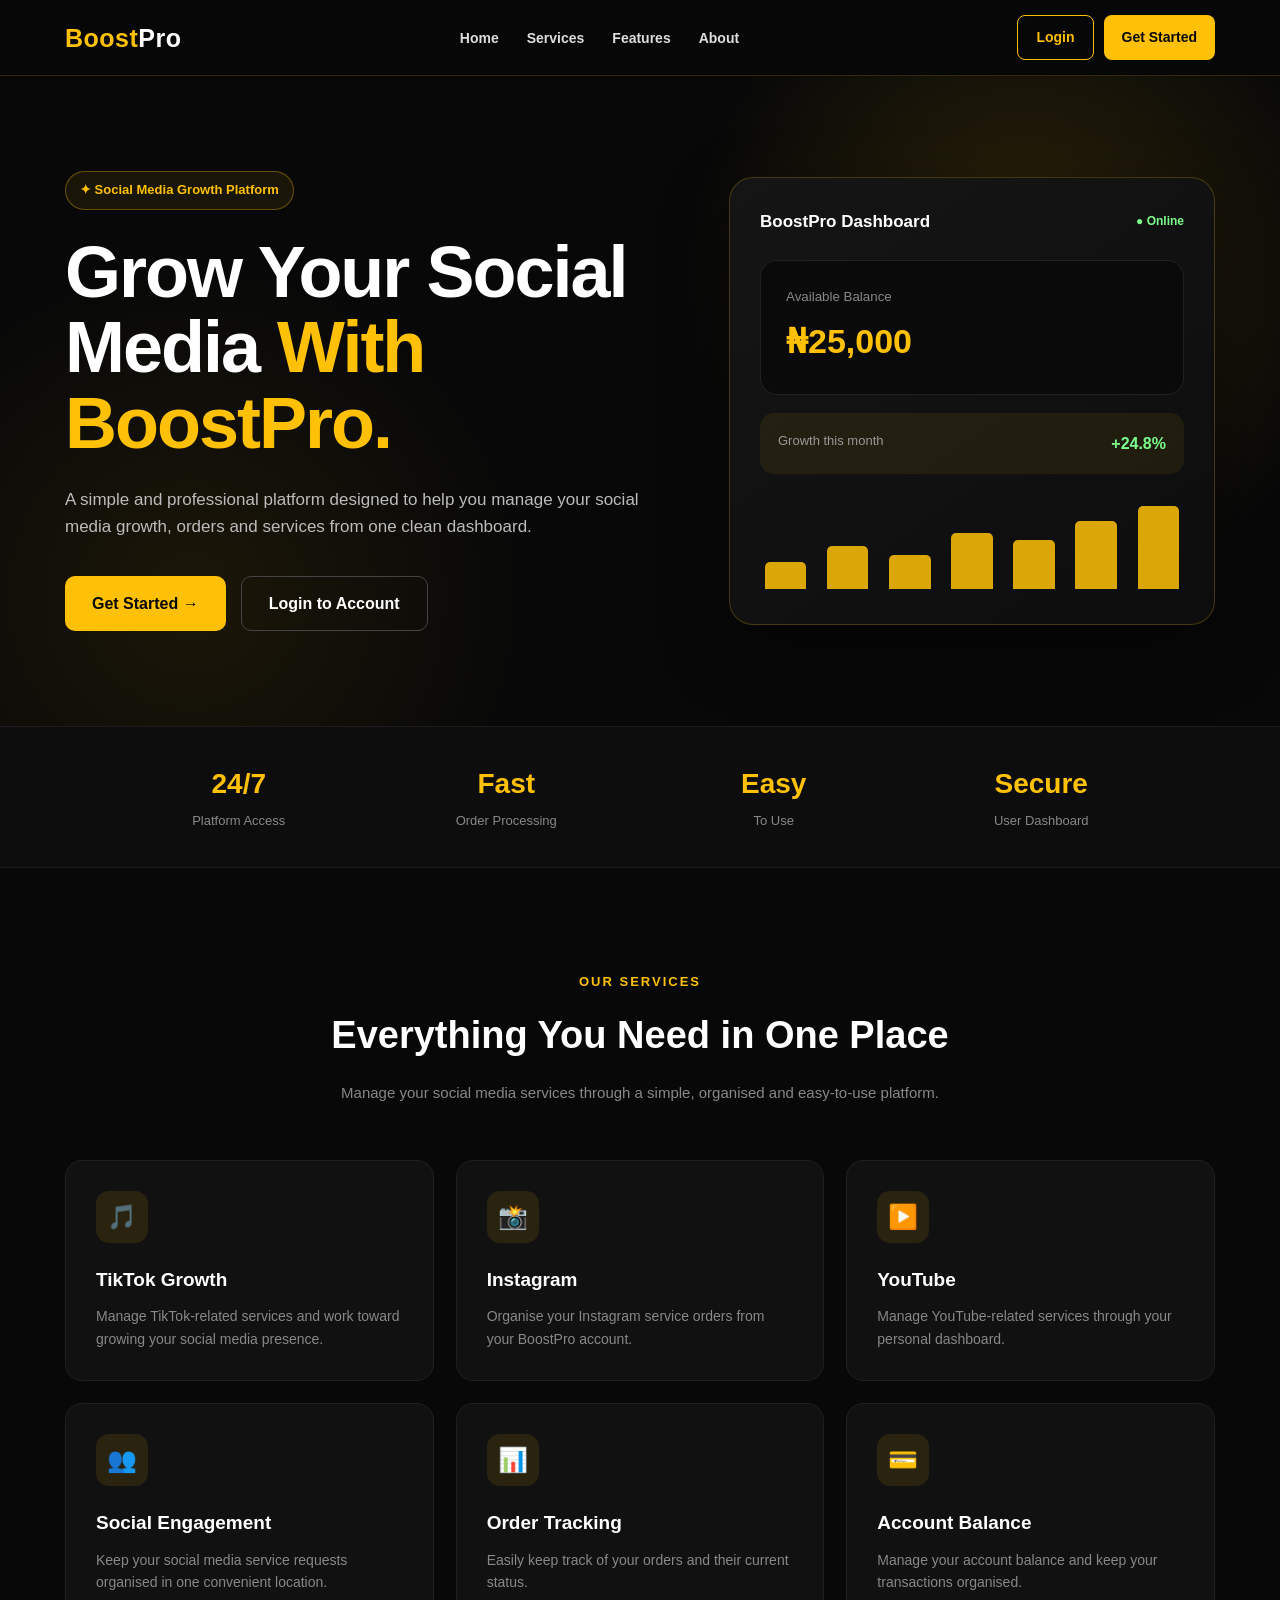
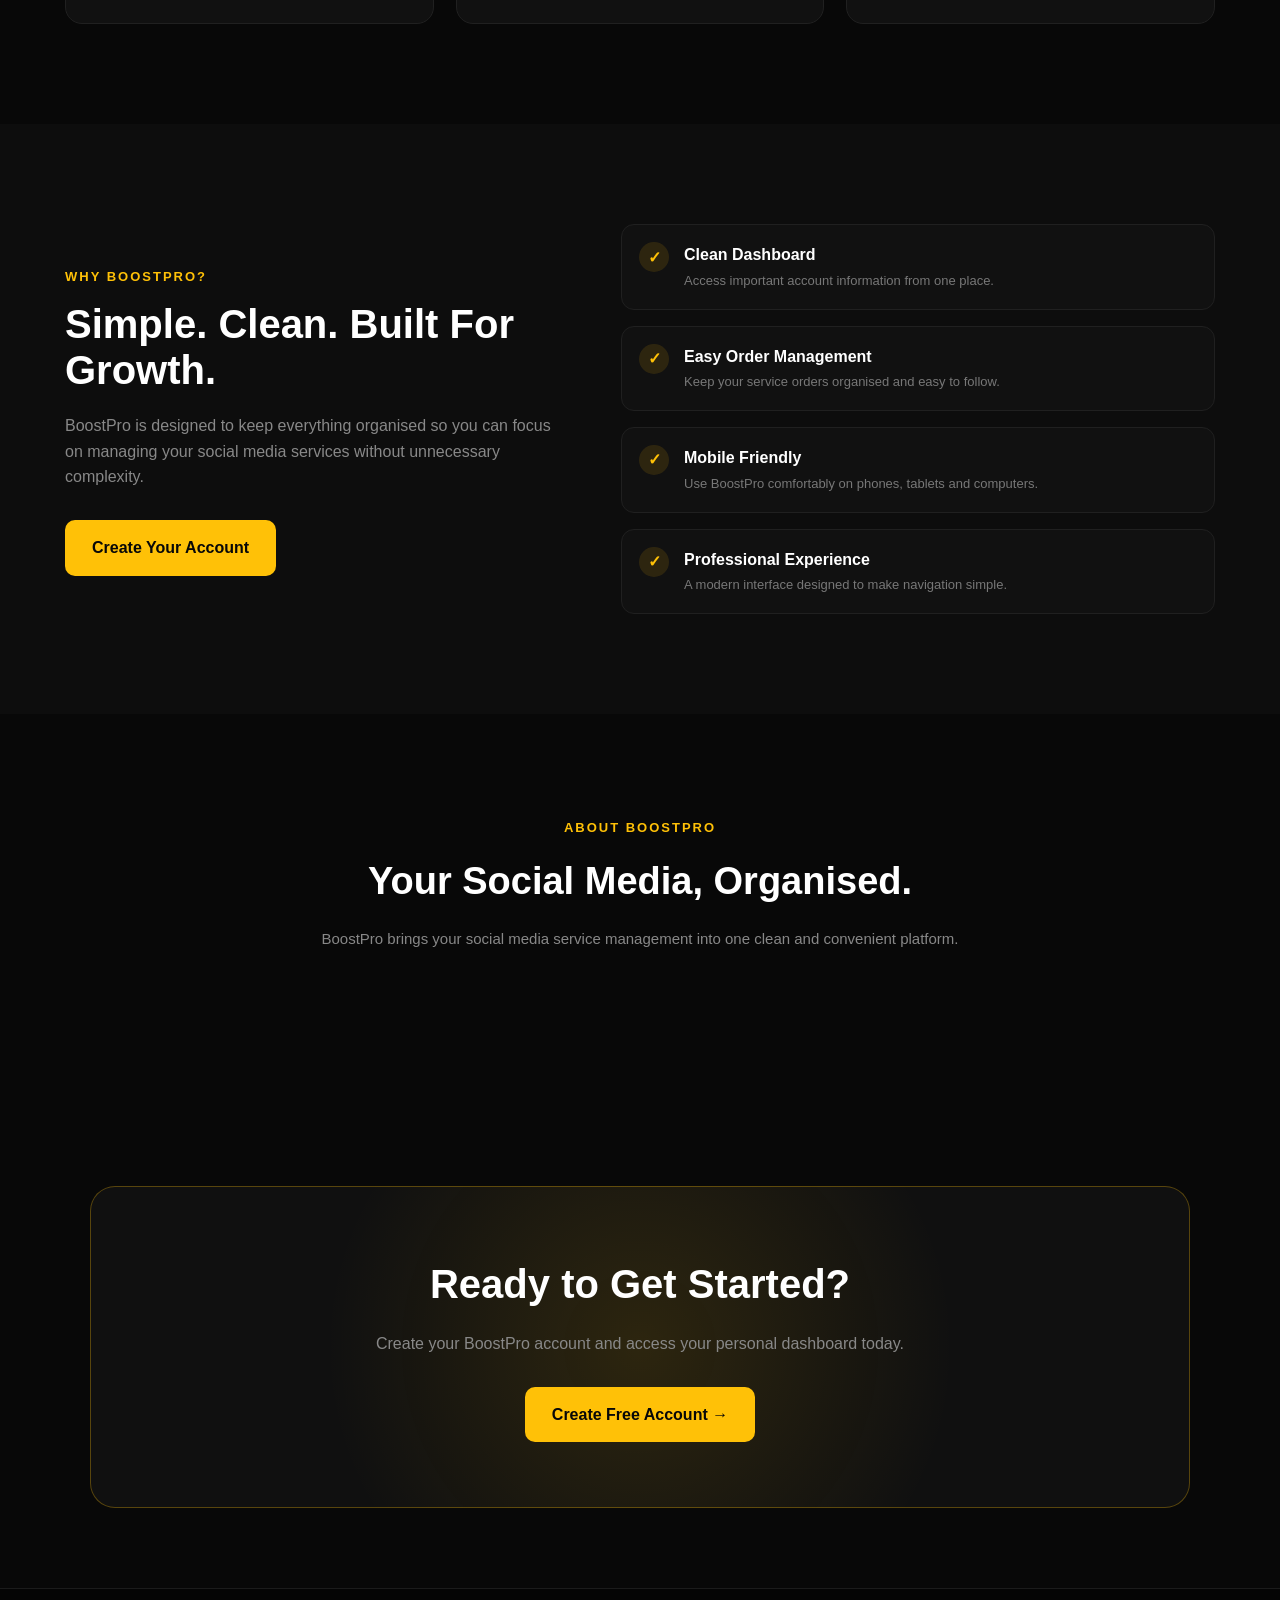
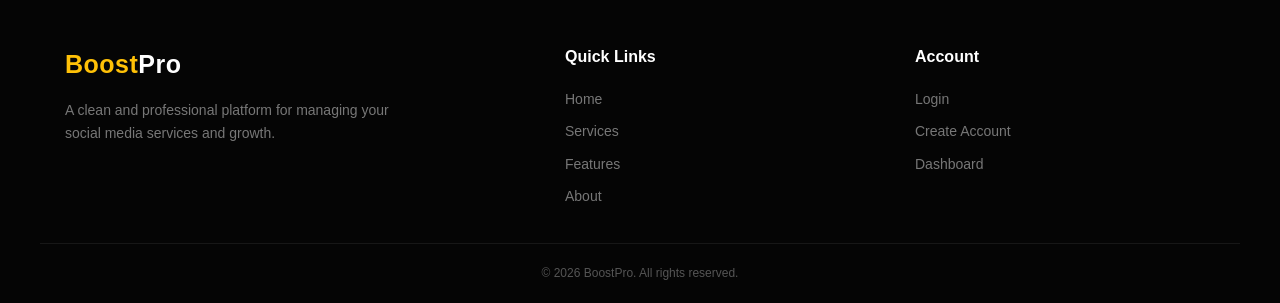
<file: index.html>
<!DOCTYPE html>
<html lang="en">
<head>
  <meta charset="UTF-8">
  <meta name="viewport" content="width=device-width, initial-scale=1.0">

  <title>BoostPro | Social Media Growth</title>

  <style>
    * {
      margin: 0;
      padding: 0;
      box-sizing: border-box;
      font-family: Arial, Helvetica, sans-serif;
    }

    html {
      scroll-behavior: smooth;
    }

    body {
      background: #080808;
      color: #ffffff;
      line-height: 1.6;
    }

    a {
      text-decoration: none;
      color: inherit;
    }

    /* =========================
       HEADER
    ========================= */

    header {
      width: 100%;
      background: rgba(8, 8, 8, 0.96);
      border-bottom: 1px solid rgba(255, 193, 7, 0.18);
      position: sticky;
      top: 0;
      z-index: 1000;
      backdrop-filter: blur(12px);
    }

    .navbar {
      max-width: 1200px;
      margin: auto;
      min-height: 75px;
      padding: 0 25px;

      display: flex;
      align-items: center;
      justify-content: space-between;
      gap: 30px;
    }

    .logo {
      font-size: 25px;
      font-weight: 900;
      color: #ffc107;
      letter-spacing: 0.5px;
    }

    .logo span {
      color: #ffffff;
    }

    .nav-links {
      display: flex;
      align-items: center;
      gap: 28px;
      list-style: none;
    }

    .nav-links a {
      color: #dddddd;
      font-size: 14px;
      font-weight: 600;
      transition: 0.3s;
    }

    .nav-links a:hover {
      color: #ffc107;
    }

    .nav-buttons {
      display: flex;
      gap: 10px;
      align-items: center;
    }

    .login-btn {
      padding: 10px 18px;
      border: 1px solid #ffc107;
      border-radius: 8px;
      color: #ffc107;
      font-weight: 700;
      font-size: 14px;
      transition: 0.3s;
    }

    .login-btn:hover {
      background: #ffc107;
      color: #080808;
    }

    .signup-btn {
      padding: 11px 18px;
      border-radius: 8px;
      background: #ffc107;
      color: #080808;
      font-weight: 800;
      font-size: 14px;
      transition: 0.3s;
    }

    .signup-btn:hover {
      background: #ffd54f;
      transform: translateY(-2px);
    }

    /* =========================
       HERO
    ========================= */

    .hero {
      min-height: 650px;
      display: flex;
      align-items: center;
      position: relative;
      overflow: hidden;
      background:
        radial-gradient(circle at 80% 30%, rgba(255, 193, 7, 0.15), transparent 30%),
        radial-gradient(circle at 15% 80%, rgba(255, 193, 7, 0.08), transparent 28%),
        #080808;
    }

    .hero-container {
      width: 100%;
      max-width: 1200px;
      margin: auto;
      padding: 80px 25px;

      display: grid;
      grid-template-columns: 1.1fr 0.9fr;
      align-items: center;
      gap: 70px;
    }

    .hero-content {
      max-width: 650px;
    }

    .hero-badge {
      display: inline-flex;
      align-items: center;
      gap: 8px;
      padding: 8px 14px;
      border: 1px solid rgba(255, 193, 7, 0.35);
      border-radius: 30px;
      background: rgba(255, 193, 7, 0.07);
      color: #ffc107;
      font-size: 13px;
      font-weight: 700;
      margin-bottom: 25px;
    }

    .hero h1 {
      font-size: clamp(42px, 6vw, 72px);
      line-height: 1.05;
      margin-bottom: 25px;
      letter-spacing: -2px;
    }

    .hero h1 span {
      color: #ffc107;
    }

    .hero p {
      color: #bcbcbc;
      font-size: 17px;
      max-width: 590px;
      margin-bottom: 35px;
    }

    .hero-buttons {
      display: flex;
      gap: 15px;
      flex-wrap: wrap;
    }

    .primary-btn {
      padding: 15px 27px;
      background: #ffc107;
      color: #080808;
      border-radius: 10px;
      font-weight: 800;
      display: inline-block;
      transition: 0.3s;
    }

    .primary-btn:hover {
      transform: translateY(-3px);
      background: #ffd54f;
    }

    .secondary-btn {
      padding: 14px 27px;
      border: 1px solid #444;
      border-radius: 10px;
      color: #ffffff;
      font-weight: 700;
      display: inline-block;
      transition: 0.3s;
    }

    .secondary-btn:hover {
      border-color: #ffc107;
      color: #ffc107;
    }

    /* HERO CARD */

    .hero-card {
      background: linear-gradient(145deg, #151515, #0d0d0d);
      border: 1px solid rgba(255, 193, 7, 0.22);
      border-radius: 24px;
      padding: 30px;
      box-shadow: 0 25px 70px rgba(0, 0, 0, 0.45);
    }

    .hero-card-top {
      display: flex;
      justify-content: space-between;
      align-items: center;
      margin-bottom: 25px;
    }

    .hero-card-title {
      font-size: 17px;
      font-weight: 800;
    }

    .online {
      color: #7CFF8B;
      font-size: 12px;
      font-weight: 700;
    }

    .balance-box {
      padding: 25px;
      border-radius: 17px;
      background: #0a0a0a;
      border: 1px solid #222;
      margin-bottom: 18px;
    }

    .balance-box small {
      color: #888;
      display: block;
      margin-bottom: 7px;
    }

    .balance {
      font-size: 34px;
      font-weight: 900;
      color: #ffc107;
    }

    .growth {
      display: flex;
      justify-content: space-between;
      padding: 18px;
      border-radius: 14px;
      background: rgba(255, 193, 7, 0.07);
      margin-bottom: 20px;
    }

    .growth span:first-child {
      color: #999;
      font-size: 13px;
    }

    .growth span:last-child {
      color: #7CFF8B;
      font-weight: 800;
    }

    .mini-bars {
      height: 100px;
      display: flex;
      align-items: end;
      justify-content: space-between;
      gap: 8px;
      padding: 5px;
    }

    .bar {
      width: 10%;
      background: #ffc107;
      border-radius: 5px 5px 0 0;
      opacity: 0.85;
    }

    .bar:nth-child(1) { height: 30%; }
    .bar:nth-child(2) { height: 48%; }
    .bar:nth-child(3) { height: 38%; }
    .bar:nth-child(4) { height: 62%; }
    .bar:nth-child(5) { height: 55%; }
    .bar:nth-child(6) { height: 76%; }
    .bar:nth-child(7) { height: 92%; }

    /* =========================
       STATS
    ========================= */

    .stats {
      background: #0d0d0d;
      border-top: 1px solid #1c1c1c;
      border-bottom: 1px solid #1c1c1c;
    }

    .stats-container {
      max-width: 1100px;
      margin: auto;
      padding: 35px 25px;

      display: grid;
      grid-template-columns: repeat(4, 1fr);
      gap: 20px;
      text-align: center;
    }

    .stat h3 {
      color: #ffc107;
      font-size: 28px;
      margin-bottom: 4px;
    }

    .stat p {
      color: #888;
      font-size: 13px;
    }

    /* =========================
       GENERAL SECTION
    ========================= */

    .section {
      max-width: 1200px;
      margin: auto;
      padding: 100px 25px;
    }

    .section-heading {
      max-width: 650px;
      margin: 0 auto 55px;
      text-align: center;
    }

    .section-heading span {
      color: #ffc107;
      font-size: 13px;
      font-weight: 800;
      text-transform: uppercase;
      letter-spacing: 2px;
    }

    .section-heading h2 {
      font-size: 38px;
      margin: 12px 0 15px;
    }

    .section-heading p {
      color: #888;
      font-size: 15px;
    }

    /* =========================
       SERVICES
    ========================= */

    .services-grid {
      display: grid;
      grid-template-columns: repeat(3, 1fr);
      gap: 22px;
    }

    .service-card {
      background: #111111;
      border: 1px solid #202020;
      padding: 30px;
      border-radius: 17px;
      transition: 0.3s;
    }

    .service-card:hover {
      transform: translateY(-6px);
      border-color: rgba(255, 193, 7, 0.5);
    }

    .service-icon {
      width: 52px;
      height: 52px;
      display: flex;
      align-items: center;
      justify-content: center;
      background: rgba(255, 193, 7, 0.1);
      border-radius: 13px;
      font-size: 24px;
      margin-bottom: 22px;
    }

    .service-card h3 {
      margin-bottom: 10px;
      font-size: 19px;
    }

    .service-card p {
      color: #888;
      font-size: 14px;
    }

    /* =========================
       FEATURES
    ========================= */

    .features {
      background: #0d0d0d;
    }

    .features-container {
      max-width: 1200px;
      margin: auto;
      padding: 100px 25px;

      display: grid;
      grid-template-columns: 0.9fr 1.1fr;
      gap: 70px;
      align-items: center;
    }

    .features-title span {
      color: #ffc107;
      font-size: 13px;
      font-weight: 800;
      letter-spacing: 2px;
    }

    .features-title h2 {
      font-size: 40px;
      line-height: 1.15;
      margin: 13px 0 20px;
    }

    .features-title p {
      color: #888;
      margin-bottom: 30px;
    }

    .feature-list {
      display: grid;
      gap: 16px;
    }

    .feature-item {
      display: flex;
      gap: 15px;
      align-items: flex-start;
      padding: 17px;
      background: #111;
      border: 1px solid #202020;
      border-radius: 13px;
    }

    .check {
      width: 30px;
      height: 30px;
      flex-shrink: 0;
      border-radius: 50%;
      display: flex;
      align-items: center;
      justify-content: center;
      background: rgba(255, 193, 7, 0.12);
      color: #ffc107;
      font-weight: 900;
    }

    .feature-item h4 {
      margin-bottom: 3px;
    }

    .feature-item p {
      color: #777;
      font-size: 13px;
    }

    /* =========================
       CTA
    ========================= */

    .cta {
      max-width: 1100px;
      margin: 80px auto;
      padding: 65px 30px;
      text-align: center;

      border-radius: 25px;
      border: 1px solid rgba(255, 193, 7, 0.3);

      background:
        radial-gradient(circle at center, rgba(255, 193, 7, 0.12), transparent 55%),
        #101010;
    }

    .cta h2 {
      font-size: 40px;
      margin-bottom: 15px;
    }

    .cta p {
      color: #888;
      max-width: 600px;
      margin: 0 auto 30px;
    }

    /* =========================
       FOOTER
    ========================= */

    footer {
      background: #050505;
      border-top: 1px solid #1b1b1b;
    }

    .footer-container {
      max-width: 1200px;
      margin: auto;
      padding: 55px 25px 25px;

      display: grid;
      grid-template-columns: 1.5fr 1fr 1fr;
      gap: 50px;
    }

    .footer-brand p {
      color: #777;
      max-width: 350px;
      margin-top: 15px;
      font-size: 14px;
    }

    .footer-column h4 {
      margin-bottom: 18px;
      color: #ffffff;
    }

    .footer-column a {
      display: block;
      color: #777;
      margin-bottom: 10px;
      font-size: 14px;
      transition: 0.3s;
    }

    .footer-column a:hover {
      color: #ffc107;
    }

    .copyright {
      max-width: 1200px;
      margin: auto;
      padding: 20px 25px;
      border-top: 1px solid #171717;
      color: #555;
      text-align: center;
      font-size: 12px;
    }

    /* =========================
       MOBILE
    ========================= */

    @media (max-width: 900px) {

      .nav-links {
        display: none;
      }

      .hero-container {
        grid-template-columns: 1fr;
        gap: 45px;
        padding-top: 65px;
        padding-bottom: 65px;
      }

      .hero-content {
        text-align: center;
        margin: auto;
      }

      .hero p {
        margin-left: auto;
        margin-right: auto;
      }

      .hero-buttons {
        justify-content: center;
      }

      .hero-card {
        max-width: 550px;
        width: 100%;
        margin: auto;
      }

      .services-grid {
        grid-template-columns: repeat(2, 1fr);
      }

      .features-container {
        grid-template-columns: 1fr;
        gap: 45px;
      }

      .stats-container {
        grid-template-columns: repeat(2, 1fr);
      }

      .footer-container {
        grid-template-columns: 1fr 1fr;
      }
    }

    @media (max-width: 600px) {

      .navbar {
        min-height: 68px;
        padding: 0 18px;
      }

      .logo {
        font-size: 21px;
      }

      .login-btn {
        padding: 8px 12px;
        font-size: 12px;
      }

      .signup-btn {
        padding: 9px 12px;
        font-size: 12px;
      }

      .hero {
        min-height: auto;
      }

      .hero-container {
        padding: 55px 18px;
      }

      .hero h1 {
        font-size: 43px;
        letter-spacing: -1.5px;
      }

      .hero p {
        font-size: 15px;
      }

      .hero-card {
        padding: 22px;
      }

      .balance {
        font-size: 28px;
      }

      .section {
        padding: 75px 18px;
      }

      .section-heading {
        margin-bottom: 38px;
      }

      .section-heading h2 {
        font-size: 30px;
      }

      .services-grid {
        grid-template-columns: 1fr;
      }

      .features-container {
        padding: 75px 18px;
      }

      .features-title h2 {
        font-size: 31px;
      }

      .stats-container {
        padding: 30px 18px;
        gap: 25px 10px;
      }

      .stat h3 {
        font-size: 23px;
      }

      .cta {
        margin: 40px 18px;
        padding: 45px 20px;
      }

      .cta h2 {
        font-size: 30px;
      }

      .footer-container {
        grid-template-columns: 1fr;
        gap: 35px;
        padding: 45px 18px 25px;
      }
    }
  </style>
</head>

<body>

  <!-- =========================
       HEADER
  ========================== -->

  <header>
    <nav class="navbar">

      <a href="index.html" class="logo">
        Boost<span>Pro</span>
      </a>

      <ul class="nav-links">
        <li><a href="#home">Home</a></li>
        <li><a href="#services">Services</a></li>
        <li><a href="#features">Features</a></li>
        <li><a href="#about">About</a></li>
      </ul>

      <div class="nav-buttons">
        <a href="login.html" class="login-btn">Login</a>
        <a href="signup.html" class="signup-btn">Get Started</a>
      </div>

    </nav>
  </header>


  <!-- =========================
       HERO
  ========================== -->

  <main id="home">

    <section class="hero">

      <div class="hero-container">

        <div class="hero-content">

          <div class="hero-badge">
            ✦ Social Media Growth Platform
          </div>

          <h1>
            Grow Your Social Media
            <span>With BoostPro.</span>
          </h1>

          <p>
            A simple and professional platform designed to help you
            manage your social media growth, orders and services from
            one clean dashboard.
          </p>

          <div class="hero-buttons">
            <a href="signup.html" class="primary-btn">
              Get Started →
            </a>

            <a href="login.html" class="secondary-btn">
              Login to Account
            </a>
          </div>

        </div>


        <!-- Dashboard Preview -->

        <div class="hero-card">

          <div class="hero-card-top">
            <div class="hero-card-title">
              BoostPro Dashboard
            </div>

            <div class="online">
              ● Online
            </div>
          </div>

          <div class="balance-box">
            <small>Available Balance</small>
            <div class="balance">₦25,000</div>
          </div>

          <div class="growth">
            <span>Growth this month</span>
            <span>+24.8%</span>
          </div>

          <div class="mini-bars">
            <div class="bar"></div>
            <div class="bar"></div>
            <div class="bar"></div>
            <div class="bar"></div>
            <div class="bar"></div>
            <div class="bar"></div>
            <div class="bar"></div>
          </div>

        </div>

      </div>

    </section>


    <!-- =========================
         STATS
    ========================== -->

    <section class="stats">

      <div class="stats-container">

        <div class="stat">
          <h3>24/7</h3>
          <p>Platform Access</p>
        </div>

        <div class="stat">
          <h3>Fast</h3>
          <p>Order Processing</p>
        </div>

        <div class="stat">
          <h3>Easy</h3>
          <p>To Use</p>
        </div>

        <div class="stat">
          <h3>Secure</h3>
          <p>User Dashboard</p>
        </div>

      </div>

    </section>


    <!-- =========================
         SERVICES
    ========================== -->

    <section class="section" id="services">

      <div class="section-heading">

        <span>Our Services</span>

        <h2>
          Everything You Need in One Place
        </h2>

        <p>
          Manage your social media services through a simple,
          organised and easy-to-use platform.
        </p>

      </div>


      <div class="services-grid">

        <div class="service-card">

          <div class="service-icon">🎵</div>

          <h3>TikTok Growth</h3>

          <p>
            Manage TikTok-related services and work toward
            growing your social media presence.
          </p>

        </div>


        <div class="service-card">

          <div class="service-icon">📸</div>

          <h3>Instagram</h3>

          <p>
            Organise your Instagram service orders from
            your BoostPro account.
          </p>

        </div>


        <div class="service-card">

          <div class="service-icon">▶️</div>

          <h3>YouTube</h3>

          <p>
            Manage YouTube-related services through your
            personal dashboard.
          </p>

        </div>


        <div class="service-card">

          <div class="service-icon">👥</div>

          <h3>Social Engagement</h3>

          <p>
            Keep your social media service requests organised
            in one convenient location.
          </p>

        </div>


        <div class="service-card">

          <div class="service-icon">📊</div>

          <h3>Order Tracking</h3>

          <p>
            Easily keep track of your orders and their
            current status.
          </p>

        </div>


        <div class="service-card">

          <div class="service-icon">💳</div>

          <h3>Account Balance</h3>

          <p>
            Manage your account balance and keep your
            transactions organised.
          </p>

        </div>

      </div>

    </section>


    <!-- =========================
         FEATURES
    ========================== -->

    <section class="features" id="features">

      <div class="features-container">

        <div class="features-title">

          <span>WHY BOOSTPRO?</span>

          <h2>
            Simple. Clean. Built For Growth.
          </h2>

          <p>
            BoostPro is designed to keep everything organised
            so you can focus on managing your social media
            services without unnecessary complexity.
          </p>

          <a href="signup.html" class="primary-btn">
            Create Your Account
          </a>

        </div>


        <div class="feature-list">

          <div class="feature-item">

            <div class="check">✓</div>

            <div>
              <h4>Clean Dashboard</h4>
              <p>
                Access important account information from one place.
              </p>
            </div>

          </div>


          <div class="feature-item">

            <div class="check">✓</div>

            <div>
              <h4>Easy Order Management</h4>
              <p>
                Keep your service orders organised and easy to follow.
              </p>
            </div>

          </div>


          <div class="feature-item">

            <div class="check">✓</div>

            <div>
              <h4>Mobile Friendly</h4>
              <p>
                Use BoostPro comfortably on phones, tablets and computers.
              </p>
            </div>

          </div>


          <div class="feature-item">

            <div class="check">✓</div>

            <div>
              <h4>Professional Experience</h4>
              <p>
                A modern interface designed to make navigation simple.
              </p>
            </div>

          </div>

        </div>

      </div>

    </section>


    <!-- =========================
         ABOUT
    ========================== -->

    <section class="section" id="about">

      <div class="section-heading">

        <span>About BoostPro</span>

        <h2>
          Your Social Media, Organised.
        </h2>

        <p>
          BoostPro brings your social media service management
          into one clean and convenient platform.
        </p>

      </div>

    </section>


    <!-- =========================
         CTA
    ========================== -->

    <section class="cta">

      <h2>
        Ready to Get Started?
      </h2>

      <p>
        Create your BoostPro account and access your personal
        dashboard today.
      </p>

      <a href="signup.html" class="primary-btn">
        Create Free Account →
      </a>

    </section>

  </main>


  <!-- =========================
       FOOTER
  ========================== -->

  <footer>

    <div class="footer-container">

      <div class="footer-brand">

        <div class="logo">
          Boost<span>Pro</span>
        </div>

        <p>
          A clean and professional platform for managing
          your social media services and growth.
        </p>

      </div>


      <div class="footer-column">

        <h4>Quick Links</h4>

        <a href="index.html">Home</a>
        <a href="#services">Services</a>
        <a href="#features">Features</a>
        <a href="#about">About</a>

      </div>


      <div class="footer-column">

        <h4>Account</h4>

        <a href="login.html">Login</a>
        <a href="signup.html">Create Account</a>
        <a href="dashboard.html">Dashboard</a>

      </div>

    </div>


    <div class="copyright">
      © 2026 BoostPro. All rights reserved.
    </div>

  </footer>

</body>
</html>
</file>
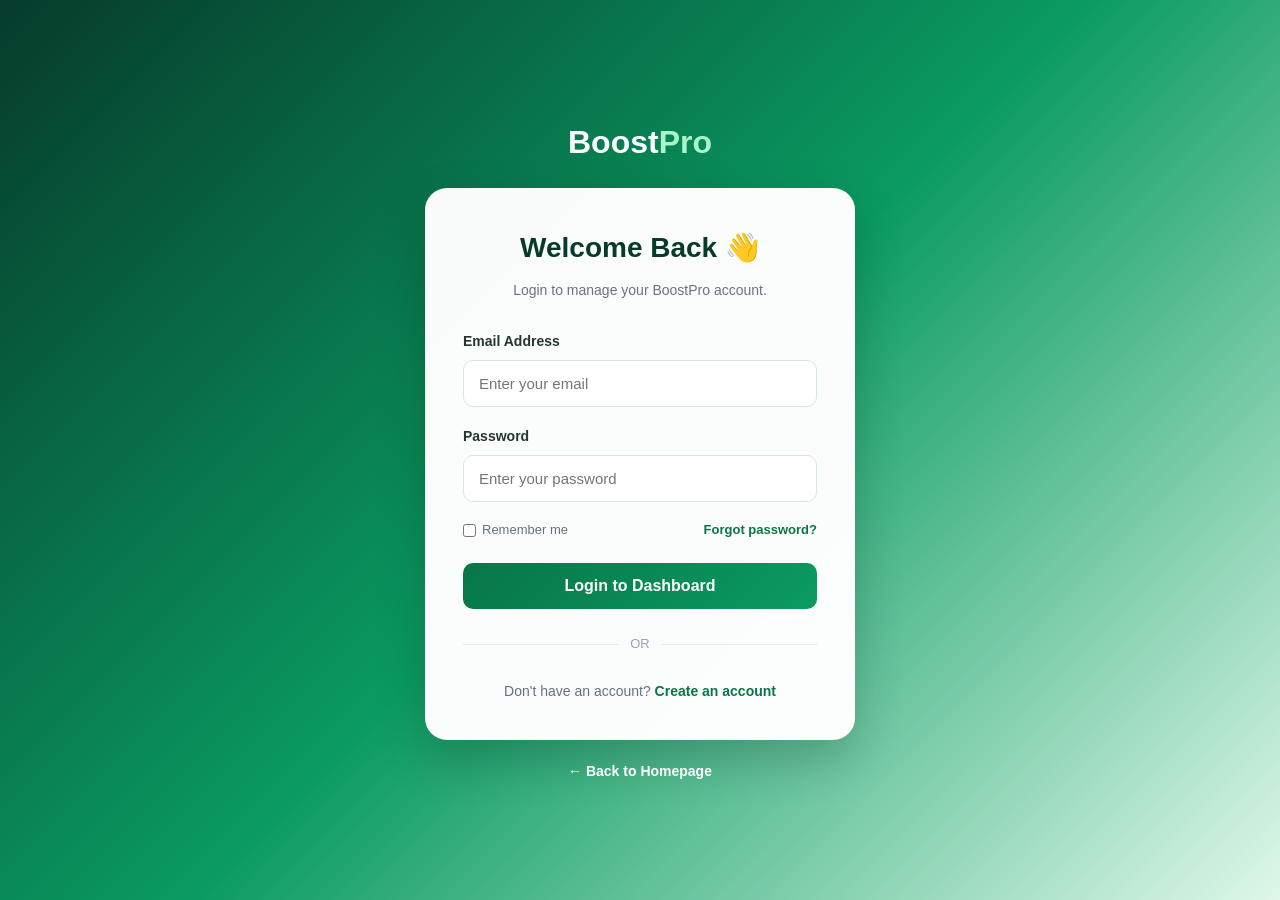
<file: admin.html>
<!DOCTYPE html>
<html lang="en">
<head>
  <meta charset="UTF-8">
  <meta name="viewport" content="width=device-width, initial-scale=1.0">

  <title>BoostPro | Admin Dashboard</title>

  <style>
    * {
      margin: 0;
      padding: 0;
      box-sizing: border-box;
    }

    body {
      font-family: Arial, sans-serif;
      background: #f1f8f4;
      color: #17251d;
    }

    .sidebar {
      position: fixed;
      left: 0;
      top: 0;
      width: 250px;
      height: 100vh;
      background: linear-gradient(180deg, #087f3f, #075c30);
      color: white;
      padding: 25px 18px;
    }

    .logo {
      font-size: 25px;
      font-weight: bold;
      margin-bottom: 35px;
      text-align: center;
    }

    .admin-label {
      text-align: center;
      font-size: 13px;
      opacity: .8;
      margin-top: -25px;
      margin-bottom: 30px;
    }

    .admin-email {
      text-align: center;
      font-size: 11px;
      opacity: .75;
      margin-top: -20px;
      margin-bottom: 25px;
      word-break: break-word;
    }

    .nav-item {
      display: block;
      padding: 14px 15px;
      margin: 8px 0;
      border-radius: 10px;
      color: white;
      text-decoration: none;
      cursor: pointer;
    }

    .nav-item:hover,
    .nav-item.active {
      background: rgba(255,255,255,.15);
    }

    .logout {
      position: absolute;
      bottom: 25px;
      left: 18px;
      right: 18px;
      background: #c62828;
      text-align: center;
    }

    .logout:hover {
      background: #a91f1f;
    }

    .main {
      margin-left: 250px;
      padding: 30px;
    }

    .topbar {
      display: flex;
      justify-content: space-between;
      align-items: center;
      margin-bottom: 30px;
    }

    .topbar h1 {
      font-size: 28px;
    }

    .admin-user {
      background: white;
      padding: 12px 18px;
      border-radius: 12px;
      box-shadow: 0 4px 15px rgba(0,0,0,.06);
      font-weight: bold;
    }

    .admin-user small {
      display: block;
      color: #66756d;
      font-size: 11px;
      margin-top: 4px;
      font-weight: normal;
    }

    .cards {
      display: grid;
      grid-template-columns: repeat(4, 1fr);
      gap: 20px;
      margin-bottom: 30px;
    }

    .card {
      background: white;
      border-radius: 16px;
      padding: 22px;
      box-shadow: 0 5px 20px rgba(0,0,0,.06);
    }

    .card-title {
      color: #66756d;
      font-size: 14px;
      margin-bottom: 10px;
    }

    .card-value {
      font-size: 27px;
      font-weight: bold;
    }

    .green {
      color: #087f3f;
    }

    .blue {
      color: #1769aa;
    }

    .orange {
      color: #d97706;
    }

    .red {
      color: #c62828;
    }

    .section {
      background: white;
      border-radius: 16px;
      padding: 25px;
      margin-bottom: 25px;
      box-shadow: 0 5px 20px rgba(0,0,0,.06);
    }

    .section h2 {
      margin-bottom: 20px;
      font-size: 20px;
    }

    .table-container {
      overflow-x: auto;
    }

    table {
      width: 100%;
      border-collapse: collapse;
      min-width: 600px;
    }

    th,
    td {
      padding: 14px;
      text-align: left;
      border-bottom: 1px solid #edf1ee;
    }

    th {
      background: #f4f8f5;
      color: #44534b;
    }

    .status {
      padding: 6px 10px;
      border-radius: 20px;
      font-size: 12px;
      font-weight: bold;
    }

    .completed {
      background: #dcfce7;
      color: #166534;
    }

    .pending {
      background: #fef3c7;
      color: #92400e;
    }

    .processing {
      background: #dbeafe;
      color: #1e40af;
    }

    .quick-actions {
      display: grid;
      grid-template-columns: repeat(3, 1fr);
      gap: 15px;
    }

    .action {
      padding: 20px;
      border: 1px solid #e1e8e3;
      border-radius: 12px;
      text-decoration: none;
      color: #17251d;
      transition: .2s;
    }

    .action:hover {
      transform: translateY(-2px);
      box-shadow: 0 5px 15px rgba(0,0,0,.08);
    }

    .action strong {
      display: block;
      margin-bottom: 6px;
    }

    .mobile-menu {
      display: none;
    }

    @media (max-width: 1000px) {
      .cards {
        grid-template-columns: repeat(2, 1fr);
      }

      .quick-actions {
        grid-template-columns: 1fr 1fr;
      }
    }

    @media (max-width: 700px) {
      .sidebar {
        display: none;
      }

      .main {
        margin-left: 0;
        padding: 18px;
      }

      .mobile-menu {
        display: block;
        background: #087f3f;
        color: white;
        border: none;
        padding: 10px 14px;
        border-radius: 8px;
        margin-bottom: 15px;
      }

      .cards {
        grid-template-columns: 1fr;
      }

      .quick-actions {
        grid-template-columns: 1fr;
      }

      .topbar {
        align-items: flex-start;
        gap: 15px;
        flex-direction: column;
      }
    }
  </style>
</head>

<body>

  <aside class="sidebar">

    <div class="logo">🚀 BoostPro</div>

    <div class="admin-label">
      ADMIN PANEL
    </div>

    <div class="admin-email">
      pennyyise@gmail.com
    </div>

    <a class="nav-item active" href="admin.html">
      📊 Dashboard
    </a>

    <a class="nav-item" href="orders.html">
      📦 Orders
    </a>

    <a class="nav-item" href="services.html">
      🎯 Services
    </a>

    <a class="nav-item" href="profile.html">
      👥 Users
    </a>

    <a class="nav-item" href="dashboard.html">
      🏠 User Dashboard
    </a>

    <a class="nav-item logout logout-btn" href="login.html">
      🚪 Logout
    </a>

  </aside>


  <main class="main">

    <button
      class="mobile-menu"
      onclick="alert('Admin menu available on desktop view')"
    >
      ☰ Admin Menu
    </button>

    <div class="topbar">

      <div>
        <h1>Admin Dashboard</h1>

        <p style="color:#66756d;margin-top:6px;">
          Welcome back, Administrator
        </p>
      </div>

      <div class="admin-user">
        👑 Administrator

        <small>
          pennyyise@gmail.com
        </small>
      </div>

    </div>


    <!-- STATISTICS -->

    <div class="cards">

      <div class="card">
        <div class="card-title">
          Total Users
        </div>

        <div
          class="card-value green"
          id="totalUsers"
        >
          0
        </div>
      </div>


      <div class="card">
        <div class="card-title">
          Total Orders
        </div>

        <div
          class="card-value blue"
          id="totalOrders"
        >
          0
        </div>
      </div>


      <div class="card">
        <div class="card-title">
          Pending Orders
        </div>

        <div
          class="card-value orange"
          id="pendingOrders"
        >
          0
        </div>
      </div>


      <div class="card">
        <div class="card-title">
          Revenue
        </div>

        <div
          class="card-value green"
          id="revenue"
        >
          ₦0
        </div>
      </div>

    </div>


    <!-- QUICK ACTIONS -->

    <div class="section">

      <h2>Quick Actions</h2>

      <div class="quick-actions">

        <a href="orders.html" class="action">
          <strong>📦 Manage Orders</strong>
          View and manage customer orders.
        </a>

        <a href="services.html" class="action">
          <strong>🎯 Manage Services</strong>
          View your available services.
        </a>

        <a href="profile.html" class="action">
          <strong>👥 Manage Users</strong>
          View customer accounts.
        </a>

      </div>

    </div>


    <!-- RECENT ORDERS -->

    <div class="section">

      <h2>Recent Orders</h2>

      <div class="table-container">

        <table>

          <thead>
            <tr>
              <th>Order ID</th>
              <th>Service</th>
              <th>Amount</th>
              <th>Status</th>
            </tr>
          </thead>

          <tbody id="ordersTable">

            <tr>
              <td>#0001</td>
              <td>TikTok Followers</td>
              <td>₦1,500</td>

              <td>
                <span class="status completed">
                  Completed
                </span>
              </td>
            </tr>


            <tr>
              <td>#0002</td>
              <td>TikTok Views</td>
              <td>₦800</td>

              <td>
                <span class="status processing">
                  Processing
                </span>
              </td>
            </tr>


            <tr>
              <td>#0003</td>
              <td>TikTok Likes</td>
              <td>₦500</td>

              <td>
                <span class="status pending">
                  Pending
                </span>
              </td>
            </tr>

          </tbody>

        </table>

      </div>

    </div>


    <!-- SYSTEM INFORMATION -->

    <div class="section">

      <h2>System Overview</h2>

      <p style="margin-bottom:10px;">
        🟢 Website Status:
        <strong style="color:#087f3f;">
          Online
        </strong>
      </p>

      <p style="margin-bottom:10px;">
        💳 Payment System:
        <strong>Paystack</strong>
      </p>

      <p>
        🔐 Admin Access:
        <strong style="color:#087f3f;">
          Protected
        </strong>
      </p>

      <p style="margin-top:10px;">
        👑 Admin:
        <strong>
          pennyyise@gmail.com
        </strong>
      </p>

    </div>

  </main>


  <script>

    /* =========================================
       BOOSTPRO ADMIN DASHBOARD
    ========================================= */

    const ADMIN_EMAIL =
      "pennyyise@gmail.com";


    /* =========================================
       CHECK ADMIN ACCESS
    ========================================= */

    const loggedIn =
      localStorage.getItem(
        "boostproLoggedIn"
      ) === "true";


    const savedAccount =
      localStorage.getItem(
        "boostproAccount"
      );


    let account = null;


    if (savedAccount) {

      try {

        account =
          JSON.parse(savedAccount);

      } catch (error) {

        account = null;

      }

    }


    if (
      !loggedIn ||
      !account ||
      !account.email ||
      account.email.toLowerCase() !==
      ADMIN_EMAIL.toLowerCase()
    ) {

      alert(
        "Access denied. Admin login required."
      );

      window.location.href =
        "login.html";

    }


    /* =========================================
       LOAD STATISTICS
    ========================================= */

    const users =
      JSON.parse(
        localStorage.getItem("users")
      ) || [];


    const orders =
      JSON.parse(
        localStorage.getItem("orders")
      ) || [];


    document.getElementById(
      "totalUsers"
    ).textContent =
      users.length;


    document.getElementById(
      "totalOrders"
    ).textContent =
      orders.length;


    const pending =
      orders.filter(function(order) {

        return (
          order.status &&
          order.status
            .toLowerCase() ===
          "pending"
        );

      }).length;


    document.getElementById(
      "pendingOrders"
    ).textContent =
      pending;


    let revenue = 0;


    orders.forEach(function(order) {

      const amount =
        Number(order.amount) ||
        Number(order.price) ||
        0;

      revenue += amount;

    });


    document.getElementById(
      "revenue"
    ).textContent =
      "₦" +
      revenue.toLocaleString(
        "en-NG"
      );


    /* =========================================
       LOGOUT
    ========================================= */

    document.querySelectorAll(
      ".logout-btn"
    ).forEach(function(button) {

      button.addEventListener(
        "click",
        function(event) {

          event.preventDefault();

          localStorage.removeItem(
            "boostproLoggedIn"
          );

          window.location.href =
            "login.html";

        }
      );

    });

  </script>

</body>
</html>
</file>
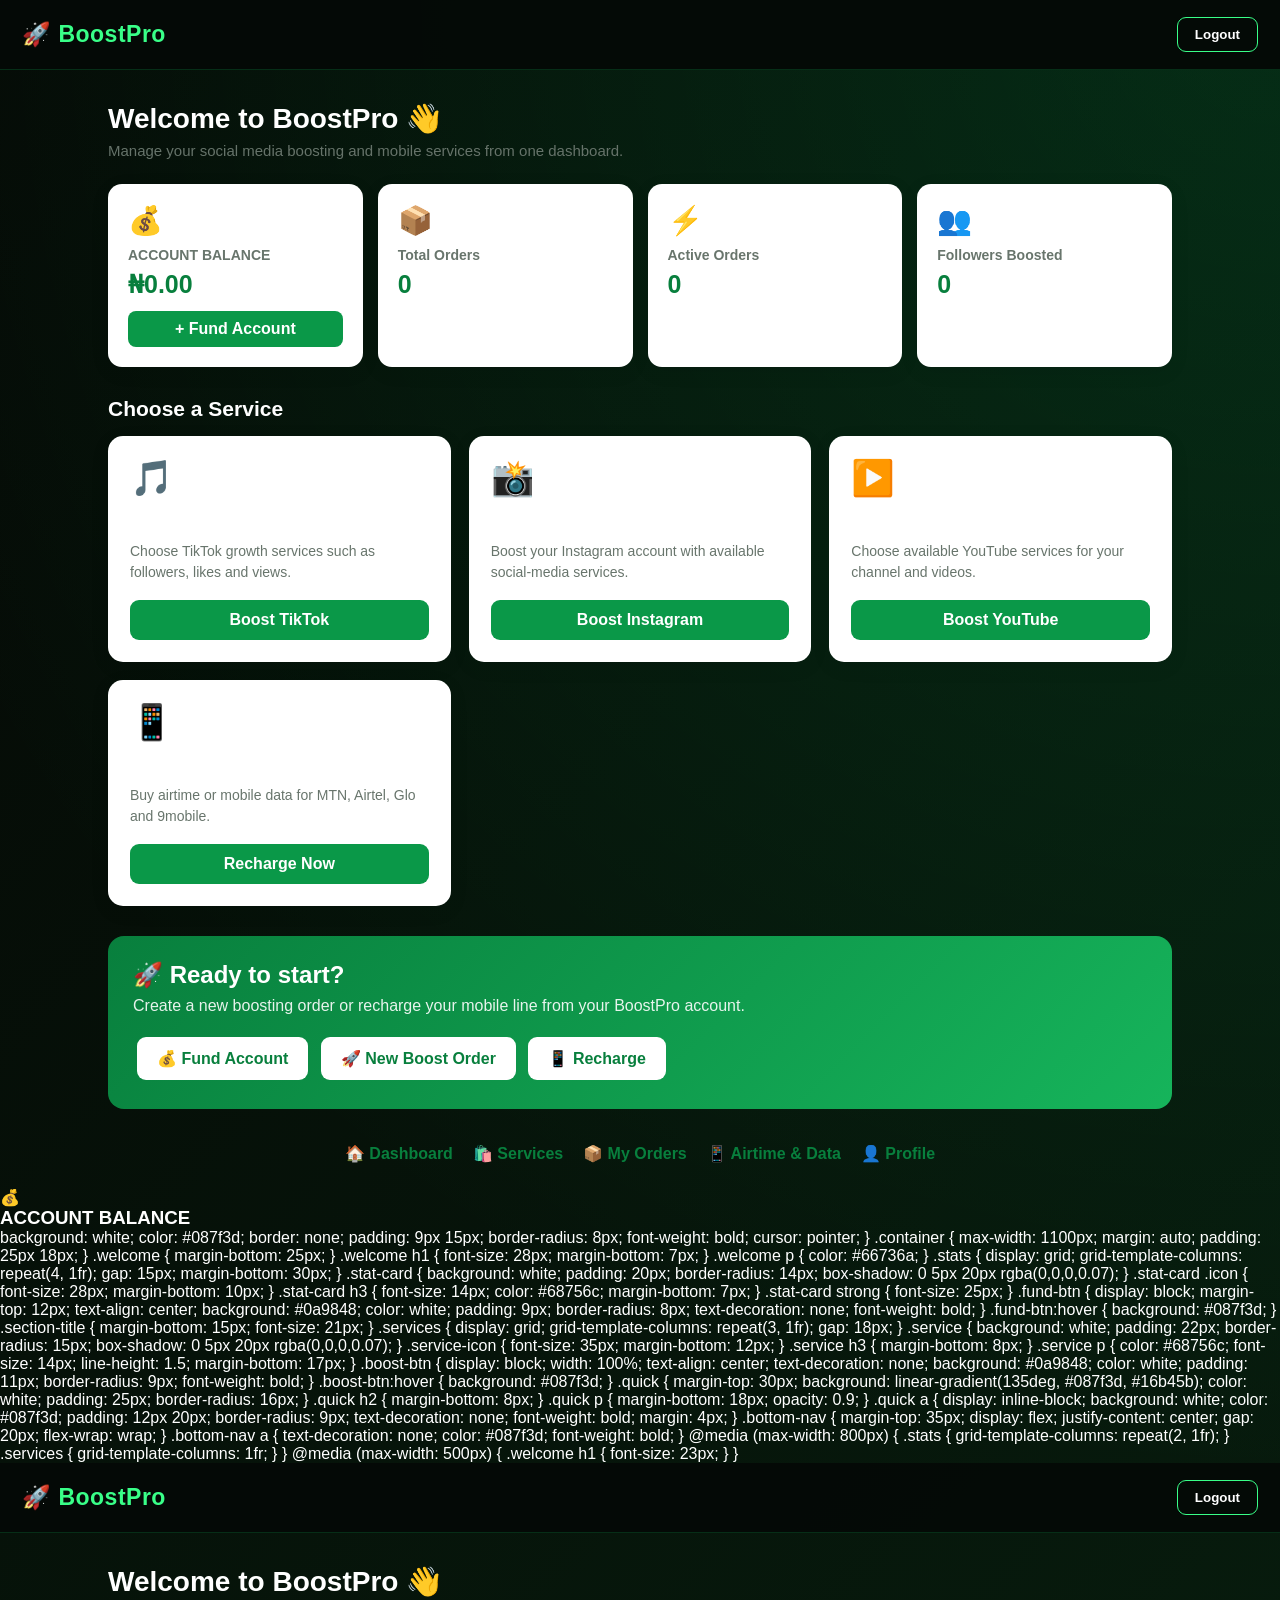
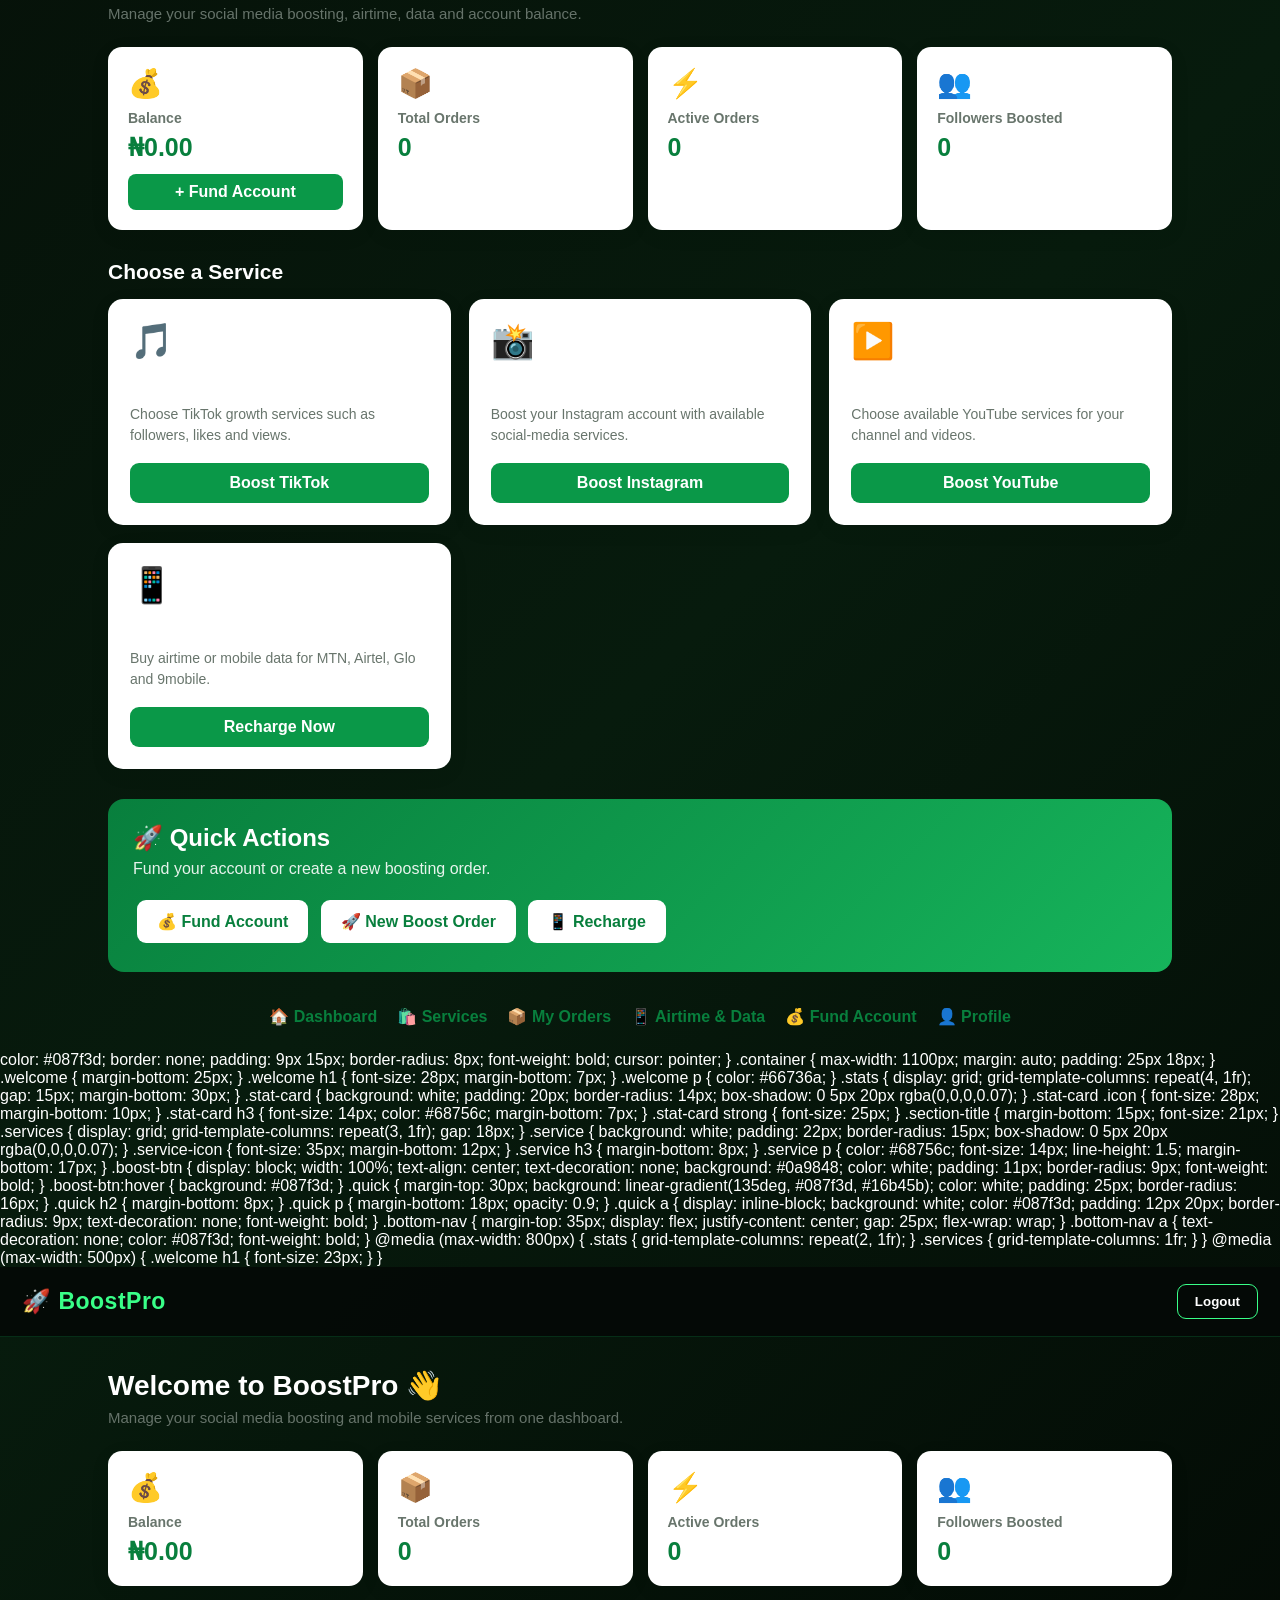
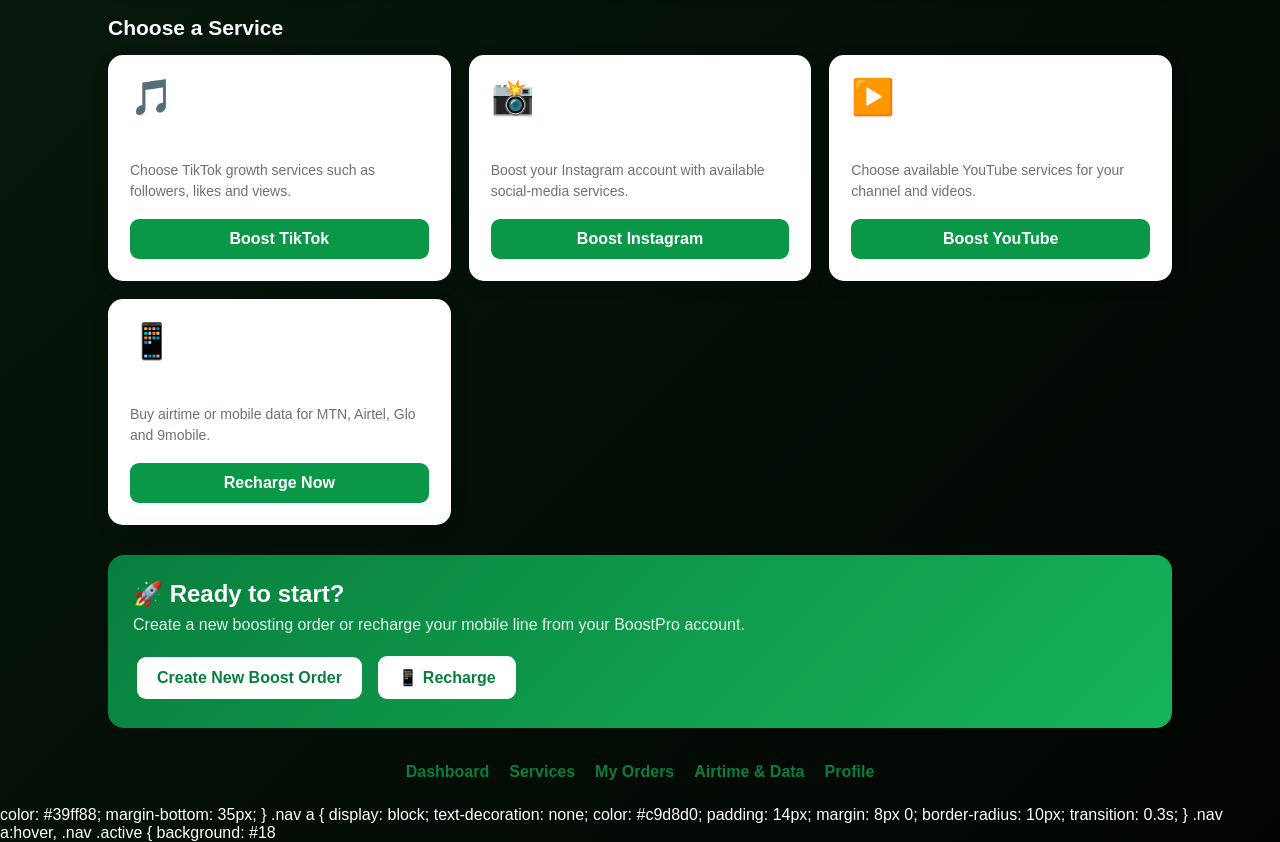
<file: dashboard.html>
<!DOCTYPE html>
<html lang="en">
<head>
  <meta charset="UTF-8">
  <meta name="viewport" content="width=device-width, initial-scale=1.0">

  <title>BoostPro | Dashboard</title>

  <style>
    * {
      margin: 0;
      padding: 0;
      box-sizing: border-box;
    }

    body {
      font-family: Arial, sans-serif;
      background:
        radial-gradient(circle at top right, rgba(0, 255, 120, 0.12), transparent 35%),
        linear-gradient(135deg, #050805, #071b0d 55%, #020402);
      color: white;
      min-height: 100vh;
    }

    /* NAVBAR */

    .navbar {
      background: rgba(5, 10, 7, 0.96);
      border-bottom: 1px solid rgba(25, 255, 120, 0.15);
      padding: 17px 22px;
      display: flex;
      align-items: center;
      justify-content: space-between;
      position: sticky;
      top: 0;
      z-index: 100;
    }

    .logo {
      font-size: 23px;
      font-weight: 800;
      color: #39ff88;
      letter-spacing: 0.5px;
    }

    .logout {
      background: transparent;
      color: #ffffff;
      border: 1px solid #39ff88;
      padding: 9px 17px;
      border-radius: 9px;
      font-weight: bold;
      cursor: pointer;
      transition: 0.3s;
    }

    .logout:hover {
      background: #39ff88;
      color: #031108;
    }

    /* MAIN */

    .container {
      max-width: 1150px;
      margin: auto;
      padding: 30px 18px 50px;
    }

    /* WELCOME */

    .welcome {
      margin-bottom: 28px;
    }

    .welcome small {
      color: #39ff88;
      font-weight: bold;
      letter-spacing: 1px;
      text-transform: uppercase;
    }

    .welcome h1 {
      font-size: 34px;
      margin: 7px 0;
    }

    .welcome p {
      color: #a7b5ac;
      font-size: 15px;
    }

    /* BALANCE */

    .balance-card {
      position: relative;
      overflow: hidden;
      background:
        linear-gradient(135deg, #087f3d, #0b5e31 55%, #031b0c);
      border: 1px solid rgba(57, 255, 136, 0.35);
      border-radius: 22px;
      padding: 28px;
      margin-bottom: 25px;
      box-shadow: 0 15px 45px rgba(0, 255, 100, 0.12);
    }

    .balance-card::after {
      content: "";
      position: absolute;
      width: 180px;
      height: 180px;
      right: -60px;
      top: -60px;
      background: rgba(57, 255, 136, 0.13);
      border-radius: 50%;
    }

    .balance-top {
      display: flex;
      align-items: center;
      justify-content: space-between;
      position: relative;
      z-index: 2;
    }

    .balance-title {
      color: #d8ffe7;
      font-size: 14px;
      font-weight: bold;
      letter-spacing: 1px;
    }

    .balance-icon {
      font-size: 34px;
    }

    .balance-amount {
      font      background: white;
      color: #087f3d;
      border: none;
      padding: 9px 15px;
      border-radius: 8px;
      font-weight: bold;
      cursor: pointer;
    }

    .container {
      max-width: 1100px;
      margin: auto;
      padding: 25px 18px;
    }

    .welcome {
      margin-bottom: 25px;
    }

    .welcome h1 {
      font-size: 28px;
      margin-bottom: 7px;
    }

    .welcome p {
      color: #66736a;
    }

    .stats {
      display: grid;
      grid-template-columns: repeat(4, 1fr);
      gap: 15px;
      margin-bottom: 30px;
    }

    .stat-card {
      background: white;
      padding: 20px;
      border-radius: 14px;
      box-shadow: 0 5px 20px rgba(0,0,0,0.07);
    }

    .stat-card .icon {
      font-size: 28px;
      margin-bottom: 10px;
    }

    .stat-card h3 {
      font-size: 14px;
      color: #68756c;
      margin-bottom: 7px;
    }

    .stat-card strong {
      font-size: 25px;
      color: #087f3d;
    }

    .fund-btn {
      display: block;
      margin-top: 12px;
      text-align: center;
      background: #0a9848;
      color: white;
      padding: 9px;
      border-radius: 8px;
      text-decoration: none;
      font-weight: bold;
    }

    .fund-btn:hover {
      background: #087f3d;
    }

    .section-title {
      margin-bottom: 15px;
      font-size: 21px;
    }

    .services {
      display: grid;
      grid-template-columns: repeat(3, 1fr);
      gap: 18px;
    }

    .service {
      background: white;
      padding: 22px;
      border-radius: 15px;
      box-shadow: 0 5px 20px rgba(0,0,0,0.07);
    }

    .service-icon {
      font-size: 35px;
      margin-bottom: 12px;
    }

    .service h3 {
      margin-bottom: 8px;
    }

    .service p {
      color: #68756c;
      font-size: 14px;
      line-height: 1.5;
      margin-bottom: 17px;
    }

    .boost-btn {
      display: block;
      width: 100%;
      text-align: center;
      text-decoration: none;
      background: #0a9848;
      color: white;
      padding: 11px;
      border-radius: 9px;
      font-weight: bold;
    }

    .boost-btn:hover {
      background: #087f3d;
    }

    .quick {
      margin-top: 30px;
      background: linear-gradient(135deg, #087f3d, #16b45b);
      color: white;
      padding: 25px;
      border-radius: 16px;
    }

    .quick h2 {
      margin-bottom: 8px;
    }

    .quick p {
      margin-bottom: 18px;
      opacity: 0.9;
    }

    .quick a {
      display: inline-block;
      background: white;
      color: #087f3d;
      padding: 12px 20px;
      border-radius: 9px;
      text-decoration: none;
      font-weight: bold;
      margin: 4px;
    }

    .bottom-nav {
      margin-top: 35px;
      display: flex;
      justify-content: center;
      gap: 20px;
      flex-wrap: wrap;
    }

    .bottom-nav a {
      text-decoration: none;
      color: #087f3d;
      font-weight: bold;
    }

    @media (max-width: 800px) {
      .stats {
        grid-template-columns: repeat(2, 1fr);
      }

      .services {
        grid-template-columns: 1fr;
      }
    }

    @media (max-width: 500px) {
      .welcome h1 {
        font-size: 23px;
      }

      .stats {
        grid-template-columns: 1fr;
      }
    }
  </style>
</head>

<body>

  <header class="navbar">
    <div class="logo">🚀 BoostPro</div>

    <button class="logout" onclick="logoutUser()">
      Logout
    </button>
  </header>

  <main class="container">

    <section class="welcome">
      <h1>Welcome to BoostPro 👋</h1>
      <p>
        Manage your social media boosting and mobile services from one dashboard.
      </p>
    </section>

    <!-- ACCOUNT STATS -->
    <section class="stats">

      <!-- ACCOUNT BALANCE -->
      <div class="stat-card">
        <div class="icon">💰</div>
        <h3>ACCOUNT BALANCE</h3>

        <strong id="balance">
          ₦0.00
        </strong>

        <a href="fund.html" class="fund-btn">
          + Fund Account
        </a>
      </div>

      <!-- ORDERS -->
      <div class="stat-card">
        <div class="icon">📦</div>
        <h3>Total Orders</h3>
        <strong>0</strong>
      </div>

      <!-- ACTIVE ORDERS -->
      <div class="stat-card">
        <div class="icon">⚡</div>
        <h3>Active Orders</h3>
        <strong>0</strong>
      </div>

      <!-- FOLLOWERS -->
      <div class="stat-card">
        <div class="icon">👥</div>
        <h3>Followers Boosted</h3>
        <strong>0</strong>
      </div>

    </section>

    <!-- SERVICES -->
    <h2 class="section-title">
      Choose a Service
    </h2>

    <section class="services">

      <div class="service">
        <div class="service-icon">🎵</div>

        <h3>TikTok Boost</h3>

        <p>
          Choose TikTok growth services such as followers,
          likes and views.
        </p>

        <a class="boost-btn" href="order.html">
          Boost TikTok
        </a>
      </div>

      <div class="service">
        <div class="service-icon">📸</div>

        <h3>Instagram Boost</h3>

        <p>
          Boost your Instagram account with available
          social-media services.
        </p>

        <a class="boost-btn" href="order.html">
          Boost Instagram
        </a>
      </div>

      <div class="service">
        <div class="service-icon">▶️</div>

        <h3>YouTube Boost</h3>

        <p>
          Choose available YouTube services for your
          channel and videos.
        </p>

        <a class="boost-btn" href="order.html">
          Boost YouTube
        </a>
      </div>

      <div class="service">
        <div class="service-icon">📱</div>

        <h3>Airtime & Data</h3>

        <p>
          Buy airtime or mobile data for MTN, Airtel,
          Glo and 9mobile.
        </p>

        <a class="boost-btn" href="recharge.html">
          Recharge Now
        </a>
      </div>

    </section>

    <!-- QUICK ACTIONS -->
    <section class="quick">

      <h2>🚀 Ready to start?</h2>

      <p>
        Create a new boosting order or recharge your
        mobile line from your BoostPro account.
      </p>

      <a href="fund.html">
        💰 Fund Account
      </a>

      <a href="order.html">
        🚀 New Boost Order
      </a>

      <a href="recharge.html">
        📱 Recharge
      </a>

    </section>

    <!-- NAVIGATION -->
    <nav class="bottom-nav">

      <a href="dashboard.html">🏠 Dashboard</a>

      <a href="services.html">🛍️ Services</a>

      <a href="orders.html">📦 My Orders</a>

      <a href="recharge.html">📱 Airtime & Data</a>

      <a href="profile.html">👤 Profile</a>

    </nav>

  </main>

  <script>
    function logoutUser() {
      localStorage.removeItem("currentUser");
      window.location.href = "login.html";
    }
  </script>

</body>
</html>    </section>

    <section class="cards">

      <div class="card">
        <div class="card-icon">💰</div>
        <h3>ACCOUNT BALANCE</h3>
        <div class="balance" id="balance">      background: white;
      color: #087f3d;
      border: none;
      padding: 9px 15px;
      border-radius: 8px;
      font-weight: bold;
      cursor: pointer;
    }

    .container {
      max-width: 1100px;
      margin: auto;
      padding: 25px 18px;
    }

    .welcome {
      margin-bottom: 25px;
    }

    .welcome h1 {
      font-size: 28px;
      margin-bottom: 7px;
    }

    .welcome p {
      color: #66736a;
    }

    .stats {
      display: grid;
      grid-template-columns: repeat(4, 1fr);
      gap: 15px;
      margin-bottom: 30px;
    }

    .stat-card {
      background: white;
      padding: 20px;
      border-radius: 14px;
      box-shadow: 0 5px 20px rgba(0,0,0,0.07);
    }

    .stat-card .icon {
      font-size: 28px;
      margin-bottom: 10px;
    }

    .stat-card h3 {
      font-size: 14px;
      color: #68756c;
      margin-bottom: 7px;
    }

    .stat-card strong {
      font-size: 25px;
    }

    .fund-btn {
      display: block;
      margin-top: 12px;
      text-align: center;
      background: #0a9848;
      color: white;
      padding: 9px;
      border-radius: 8px;
      text-decoration: none;
      font-weight: bold;
    }

    .fund-btn:hover {
      background: #087f3d;
    }

    .section-title {
      margin-bottom: 15px;
      font-size: 21px;
    }

    .services {
      display: grid;
      grid-template-columns: repeat(3, 1fr);
      gap: 18px;
    }

    .service {
      background: white;
      padding: 22px;
      border-radius: 15px;
      box-shadow: 0 5px 20px rgba(0,0,0,0.07);
    }

    .service-icon {
      font-size: 35px;
      margin-bottom: 12px;
    }

    .service h3 {
      margin-bottom: 8px;
    }

    .service p {
      color: #68756c;
      font-size: 14px;
      line-height: 1.5;
      margin-bottom: 17px;
    }

    .boost-btn {
      display: block;
      width: 100%;
      text-align: center;
      text-decoration: none;
      background: #0a9848;
      color: white;
      padding: 11px;
      border-radius: 9px;
      font-weight: bold;
    }

    .boost-btn:hover {
      background: #087f3d;
    }

    .quick {
      margin-top: 30px;
      background: linear-gradient(135deg, #087f3d, #16b45b);
      color: white;
      padding: 25px;
      border-radius: 16px;
    }

    .quick h2 {
      margin-bottom: 8px;
    }

    .quick p {
      margin-bottom: 18px;
      opacity: 0.9;
    }

    .quick a {
      display: inline-block;
      background: white;
      color: #087f3d;
      padding: 12px 20px;
      border-radius: 9px;
      text-decoration: none;
      font-weight: bold;
      margin: 4px;
    }

    .bottom-nav {
      margin-top: 35px;
      display: flex;
      justify-content: center;
      gap: 20px;
      flex-wrap: wrap;
    }

    .bottom-nav a {
      text-decoration: none;
      color: #087f3d;
      font-weight: bold;
    }

    @media (max-width: 800px) {
      .stats {
        grid-template-columns: repeat(2, 1fr);
      }

      .services {
        grid-template-columns: 1fr;
      }
    }

    @media (max-width: 500px) {
      .welcome h1 {
        font-size: 23px;
      }
    }
  </style>
</head>

<body>

  <header class="navbar">

    <div class="logo">
      🚀 BoostPro
    </div>

    <button class="logout" onclick="logoutUser()">
      Logout
    </button>

  </header>


  <main class="container">

    <!-- WELCOME -->

    <section class="welcome">

      <h1>
        Welcome to BoostPro 👋
      </h1>

      <p>
        Manage your social media boosting,
        airtime, data and account balance.
      </p>

    </section>


    <!-- ACCOUNT STATS -->

    <section class="stats">

      <!-- BALANCE -->

      <div class="stat-card">

        <div class="icon">
          💰
        </div>

        <h3>
          Balance
        </h3>

        <strong>
          ₦0.00
        </strong>

        <a
          href="fund.html"
          class="fund-btn">
          + Fund Account
        </a>

      </div>


      <!-- ORDERS -->

      <div class="stat-card">

        <div class="icon">
          📦
        </div>

        <h3>
          Total Orders
        </h3>

        <strong>
          0
        </strong>

      </div>


      <!-- ACTIVE ORDERS -->

      <div class="stat-card">

        <div class="icon">
          ⚡
        </div>

        <h3>
          Active Orders
        </h3>

        <strong>
          0
        </strong>

      </div>


      <!-- FOLLOWERS -->

      <div class="stat-card">

        <div class="icon">
          👥
        </div>

        <h3>
          Followers Boosted
        </h3>

        <strong>
          0
        </strong>

      </div>

    </section>


    <!-- SERVICES -->

    <h2 class="section-title">
      Choose a Service
    </h2>


    <section class="services">

      <!-- TIKTOK -->

      <div class="service">

        <div class="service-icon">
          🎵
        </div>

        <h3>
          TikTok Boost
        </h3>

        <p>
          Choose TikTok growth services
          such as followers, likes and views.
        </p>

        <a
          class="boost-btn"
          href="order.html">
          Boost TikTok
        </a>

      </div>


      <!-- INSTAGRAM -->

      <div class="service">

        <div class="service-icon">
          📸
        </div>

        <h3>
          Instagram Boost
        </h3>

        <p>
          Boost your Instagram account
          with available social-media services.
        </p>

        <a
          class="boost-btn"
          href="order.html">
          Boost Instagram
        </a>

      </div>


      <!-- YOUTUBE -->

      <div class="service">

        <div class="service-icon">
          ▶️
        </div>

        <h3>
          YouTube Boost
        </h3>

        <p>
          Choose available YouTube services
          for your channel and videos.
        </p>

        <a
          class="boost-btn"
          href="order.html">
          Boost YouTube
        </a>

      </div>


      <!-- AIRTIME & DATA -->

      <div class="service">

        <div class="service-icon">
          📱
        </div>

        <h3>
          Airtime & Data
        </h3>

        <p>
          Buy airtime or mobile data for
          MTN, Airtel, Glo and 9mobile.
        </p>

        <a
          class="boost-btn"
          href="recharge.html">
          Recharge Now
        </a>

      </div>

    </section>


    <!-- QUICK ACTIONS -->

    <section class="quick">

      <h2>
        🚀 Quick Actions
      </h2>

      <p>
        Fund your account or create a new
        boosting order.
      </p>

      <a href="fund.html">
        💰 Fund Account
      </a>

      <a href="order.html">
        🚀 New Boost Order
      </a>

      <a href="recharge.html">
        📱 Recharge
      </a>

    </section>


    <!-- NAVIGATION -->

    <nav class="bottom-nav">

      <a href="dashboard.html">
        🏠 Dashboard
      </a>

      <a href="services.html">
        🛍️ Services
      </a>

      <a href="orders.html">
        📦 My Orders
      </a>

      <a href="recharge.html">
        📱 Airtime & Data
      </a>

      <a href="fund.html">
        💰 Fund Account
      </a>

      <a href="profile.html">
        👤 Profile
      </a>

    </nav>

  </main>


  <script>

    function logoutUser() {

      localStorage.removeItem("currentUser");

      window.location.href = "login.html";

    }

  </script>

</body>
</html>      color: #087f3d;
      border: none;
      padding: 9px 15px;
      border-radius: 8px;
      font-weight: bold;
      cursor: pointer;
    }

    .container {
      max-width: 1100px;
      margin: auto;
      padding: 25px 18px;
    }

    .welcome {
      margin-bottom: 25px;
    }

    .welcome h1 {
      font-size: 28px;
      margin-bottom: 7px;
    }

    .welcome p {
      color: #66736a;
    }

    .stats {
      display: grid;
      grid-template-columns: repeat(4, 1fr);
      gap: 15px;
      margin-bottom: 30px;
    }

    .stat-card {
      background: white;
      padding: 20px;
      border-radius: 14px;
      box-shadow: 0 5px 20px rgba(0,0,0,0.07);
    }

    .stat-card .icon {
      font-size: 28px;
      margin-bottom: 10px;
    }

    .stat-card h3 {
      font-size: 14px;
      color: #68756c;
      margin-bottom: 7px;
    }

    .stat-card strong {
      font-size: 25px;
    }

    .section-title {
      margin-bottom: 15px;
      font-size: 21px;
    }

    .services {
      display: grid;
      grid-template-columns: repeat(3, 1fr);
      gap: 18px;
    }

    .service {
      background: white;
      padding: 22px;
      border-radius: 15px;
      box-shadow: 0 5px 20px rgba(0,0,0,0.07);
    }

    .service-icon {
      font-size: 35px;
      margin-bottom: 12px;
    }

    .service h3 {
      margin-bottom: 8px;
    }

    .service p {
      color: #68756c;
      font-size: 14px;
      line-height: 1.5;
      margin-bottom: 17px;
    }

    .boost-btn {
      display: block;
      width: 100%;
      text-align: center;
      text-decoration: none;
      background: #0a9848;
      color: white;
      padding: 11px;
      border-radius: 9px;
      font-weight: bold;
    }

    .boost-btn:hover {
      background: #087f3d;
    }

    .quick {
      margin-top: 30px;
      background: linear-gradient(135deg, #087f3d, #16b45b);
      color: white;
      padding: 25px;
      border-radius: 16px;
    }

    .quick h2 {
      margin-bottom: 8px;
    }

    .quick p {
      margin-bottom: 18px;
      opacity: 0.9;
    }

    .quick a {
      display: inline-block;
      background: white;
      color: #087f3d;
      padding: 12px 20px;
      border-radius: 9px;
      text-decoration: none;
      font-weight: bold;
    }

    .bottom-nav {
      margin-top: 35px;
      display: flex;
      justify-content: center;
      gap: 25px;
      flex-wrap: wrap;
    }

    .bottom-nav a {
      text-decoration: none;
      color: #087f3d;
      font-weight: bold;
    }

    @media (max-width: 800px) {
      .stats {
        grid-template-columns: repeat(2, 1fr);
      }

      .services {
        grid-template-columns: 1fr;
      }
    }

    @media (max-width: 500px) {
      .welcome h1 {
        font-size: 23px;
      }
    }
  </style>
</head>

<body>

  <header class="navbar">
    <div class="logo">🚀 BoostPro</div>

    <button class="logout" onclick="logoutUser()">
      Logout
    </button>
  </header>

  <main class="container">

    <section class="welcome">
      <h1>Welcome to BoostPro 👋</h1>
      <p>Manage your social media boosting and mobile services from one dashboard.</p>
    </section>

    <!-- ACCOUNT STATS -->

    <section class="stats">

      <div class="stat-card">
        <div class="icon">💰</div>
        <h3>Balance</h3>
        <strong>₦0.00</strong>
      </div>

      <div class="stat-card">
        <div class="icon">📦</div>
        <h3>Total Orders</h3>
        <strong>0</strong>
      </div>

      <div class="stat-card">
        <div class="icon">⚡</div>
        <h3>Active Orders</h3>
        <strong>0</strong>
      </div>

      <div class="stat-card">
        <div class="icon">👥</div>
        <h3>Followers Boosted</h3>
        <strong>0</strong>
      </div>

    </section>

    <!-- SERVICES -->

    <h2 class="section-title">Choose a Service</h2>

    <section class="services">

      <!-- TIKTOK -->

      <div class="service">
        <div class="service-icon">🎵</div>

        <h3>TikTok Boost</h3>

        <p>
          Choose TikTok growth services such as followers,
          likes and views.
        </p>

        <a class="boost-btn" href="order.html">
          Boost TikTok
        </a>
      </div>


      <!-- INSTAGRAM -->

      <div class="service">
        <div class="service-icon">📸</div>

        <h3>Instagram Boost</h3>

        <p>
          Boost your Instagram account with available
          social-media services.
        </p>

        <a class="boost-btn" href="order.html">
          Boost Instagram
        </a>
      </div>


      <!-- YOUTUBE -->

      <div class="service">
        <div class="service-icon">▶️</div>

        <h3>YouTube Boost</h3>

        <p>
          Choose available YouTube services for your
          channel and videos.
        </p>

        <a class="boost-btn" href="order.html">
          Boost YouTube
        </a>
      </div>


      <!-- AIRTIME & DATA -->

      <div class="service">

        <div class="service-icon">📱</div>

        <h3>Airtime & Data</h3>

        <p>
          Buy airtime or mobile data for MTN, Airtel,
          Glo and 9mobile.
        </p>

        <a class="boost-btn" href="recharge.html">
          Recharge Now
        </a>

      </div>

    </section>


    <!-- QUICK ORDER -->

    <section class="quick">

      <h2>🚀 Ready to start?</h2>

      <p>
        Create a new boosting order or recharge your
        mobile line from your BoostPro account.
      </p>

      <a href="order.html">
        Create New Boost Order
      </a>

      <a href="recharge.html" style="margin-left: 8px;">
        📱 Recharge
      </a>

    </section>


    <!-- NAVIGATION -->

    <nav class="bottom-nav">

      <a href="dashboard.html">
        Dashboard
      </a>

      <a href="services.html">
        Services
      </a>

      <a href="orders.html">
        My Orders
      </a>

      <a href="recharge.html">
        Airtime & Data
      </a>

      <a href="profile.html">
        Profile
      </a>

    </nav>

  </main>


  <script>

    function logoutUser() {

      localStorage.removeItem("currentUser");

      window.location.href = "login.html";

    }

  </script>

</body>
</html>      color: #39ff88;
      margin-bottom: 35px;
    }

    .nav a {
      display: block;
      text-decoration: none;
      color: #c9d8d0;
      padding: 14px;
      margin: 8px 0;
      border-radius: 10px;
      transition: 0.3s;
    }

    .nav a:hover,
    .nav .active {
      background: #18
</file>
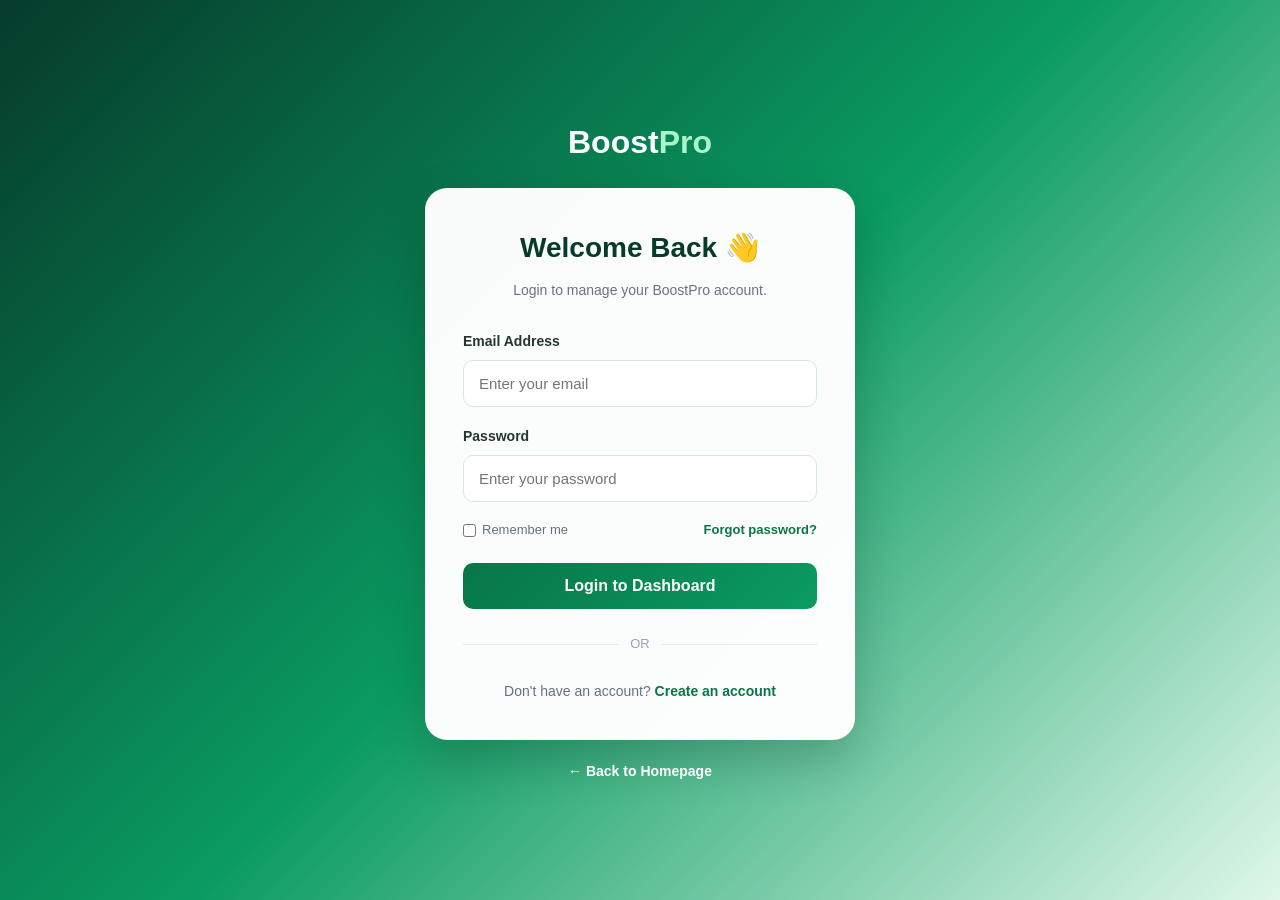
<file: login.html>
<!DOCTYPE html>
<html lang="en">
<head>
  <meta charset="UTF-8">
  <meta name="viewport" content="width=device-width, initial-scale=1.0">

  <title>BoostPro | Login</title>

  <link rel="stylesheet" href="style.css">

  <style>
    * {
      margin: 0;
      padding: 0;
      box-sizing: border-box;
    }

    body {
      font-family: Arial, sans-serif;
      min-height: 100vh;
      background: linear-gradient(135deg, #063b2b, #0a9b61, #dff8e9);
      display: flex;
      align-items: center;
      justify-content: center;
      padding: 20px;
    }

    .auth-container {
      width: 100%;
      max-width: 430px;
    }

    .auth-logo {
      text-align: center;
      margin-bottom: 20px;
    }

    .auth-logo a {
      color: white;
      font-size: 32px;
      font-weight: 800;
      text-decoration: none;
    }

    .auth-logo span {
      color: #a8f5c9;
    }

    .auth-card {
      background: rgba(255, 255, 255, 0.98);
      padding: 38px;
      border-radius: 22px;
      box-shadow: 0 20px 50px rgba(0, 0, 0, 0.2);
    }

    .auth-card h1 {
      color: #063b2b;
      font-size: 28px;
      margin-bottom: 8px;
      text-align: center;
    }

    .auth-subtitle {
      text-align: center;
      color: #6b7280;
      margin-bottom: 28px;
      font-size: 14px;
    }

    .form-group {
      margin-bottom: 18px;
    }

    .form-group label {
      display: block;
      color: #26352f;
      font-weight: 600;
      margin-bottom: 8px;
      font-size: 14px;
    }

    .form-group input {
      width: 100%;
      padding: 14px 15px;
      border: 1px solid #d6e7df;
      border-radius: 10px;
      outline: none;
      font-size: 15px;
      transition: 0.3s;
    }

    .form-group input:focus {
      border-color: #0a9b61;
      box-shadow: 0 0 0 3px rgba(10, 155, 97, 0.12);
    }

    .form-options {
      display: flex;
      justify-content: space-between;
      align-items: center;
      margin: 5px 0 22px;
      font-size: 13px;
    }

    .remember {
      display: flex;
      align-items: center;
      gap: 6px;
      color: #667085;
    }

    .remember input {
      accent-color: #0a9b61;
    }

    .forgot {
      color: #087647;
      text-decoration: none;
      font-weight: 600;
    }

    .login-btn {
      width: 100%;
      padding: 14px;
      border: none;
      border-radius: 10px;
      background: linear-gradient(135deg, #087647, #0a9b61);
      color: white;
      font-size: 16px;
      font-weight: 700;
      cursor: pointer;
      transition: 0.3s;
    }

    .login-btn:hover {
      transform: translateY(-2px);
      box-shadow: 0 8px 18px rgba(10, 155, 97, 0.25);
    }

    .divider {
      display: flex;
      align-items: center;
      gap: 12px;
      margin: 25px 0;
      color: #98a2b3;
      font-size: 13px;
    }

    .divider::before,
    .divider::after {
      content: "";
      flex: 1;
      height: 1px;
      background: #e5e7eb;
    }

    .signup-link {
      text-align: center;
      color: #667085;
      font-size: 14px;
    }

    .signup-link a {
      color: #087647;
      font-weight: 700;
      text-decoration: none;
    }

    .back-home {
      display: block;
      text-align: center;
      margin-top: 20px;
      color: white;
      text-decoration: none;
      font-size: 14px;
      font-weight: 600;
    }

    @media (max-width: 480px) {
      .auth-card {
        padding: 28px 22px;
      }

      .auth-logo a {
        font-size: 28px;
      }
    }
  </style>
</head>

<body>

  <div class="auth-container">

    <div class="auth-logo">
      <a href="index.html">Boost<span>Pro</span></a>
    </div>

    <div class="auth-card">

      <h1>Welcome Back 👋</h1>

      <p class="auth-subtitle">
        Login to manage your BoostPro account.
      </p>

      <form action="dashboard.html" method="get">

        <div class="form-group">
          <label for="email">Email Address</label>
          <input
            type="email"
            id="email"
            name="email"
            placeholder="Enter your email"
            required
          >
        </div>

        <div class="form-group">
          <label for="password">Password</label>
          <input
            type="password"
            id="password"
            name="password"
            placeholder="Enter your password"
            required
          >
        </div>

        <div class="form-options">

          <label class="remember">
            <input type="checkbox">
            Remember me
          </label>

          <a href="#" class="forgot">
            Forgot password?
          </a>

        </div>

        <button type="submit" class="login-btn">
          Login to Dashboard
        </button>

      </form>

      <div class="divider">OR</div>

      <p class="signup-link">
        Don't have an account?
        <a href="signup.html">Create an account</a>
      </p>

    </div>

    <a href="index.html" class="back-home">
      ← Back to Homepage
    </a>

  </div>

</body>
</html>
</file>
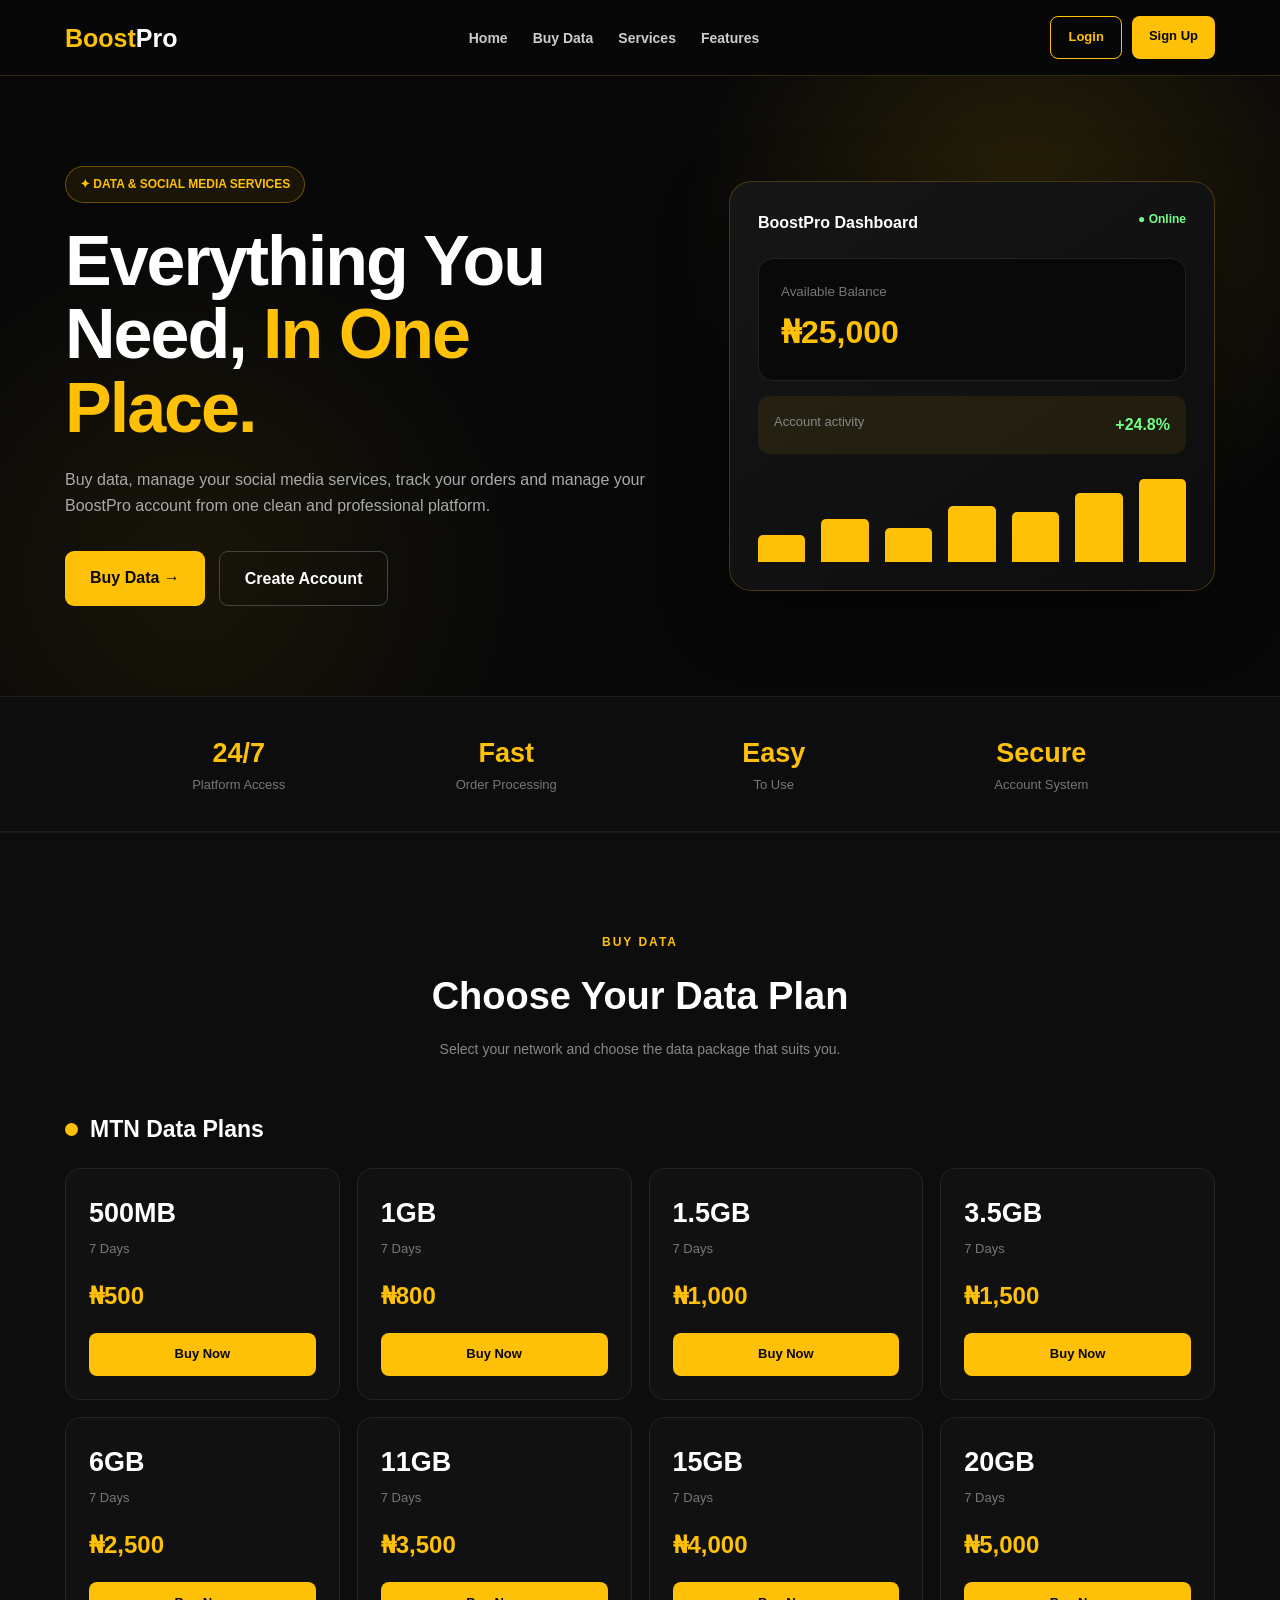
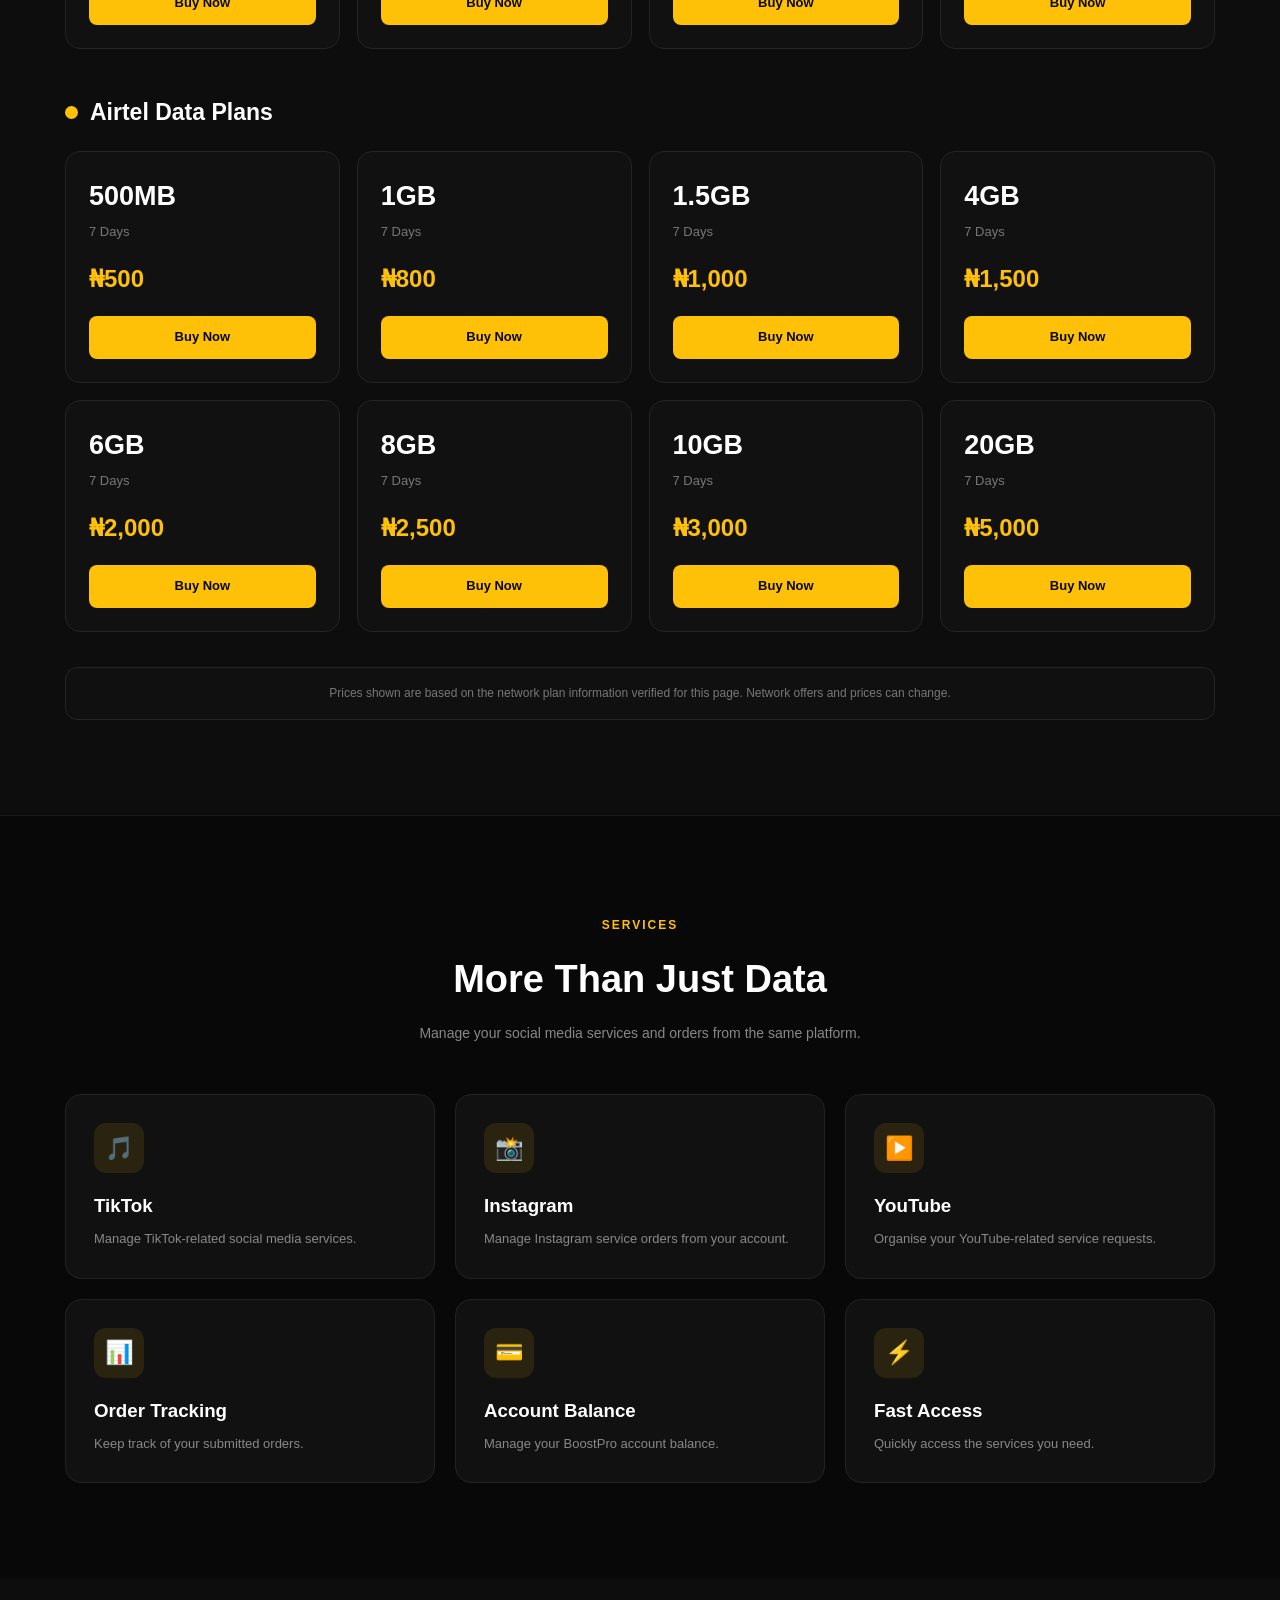
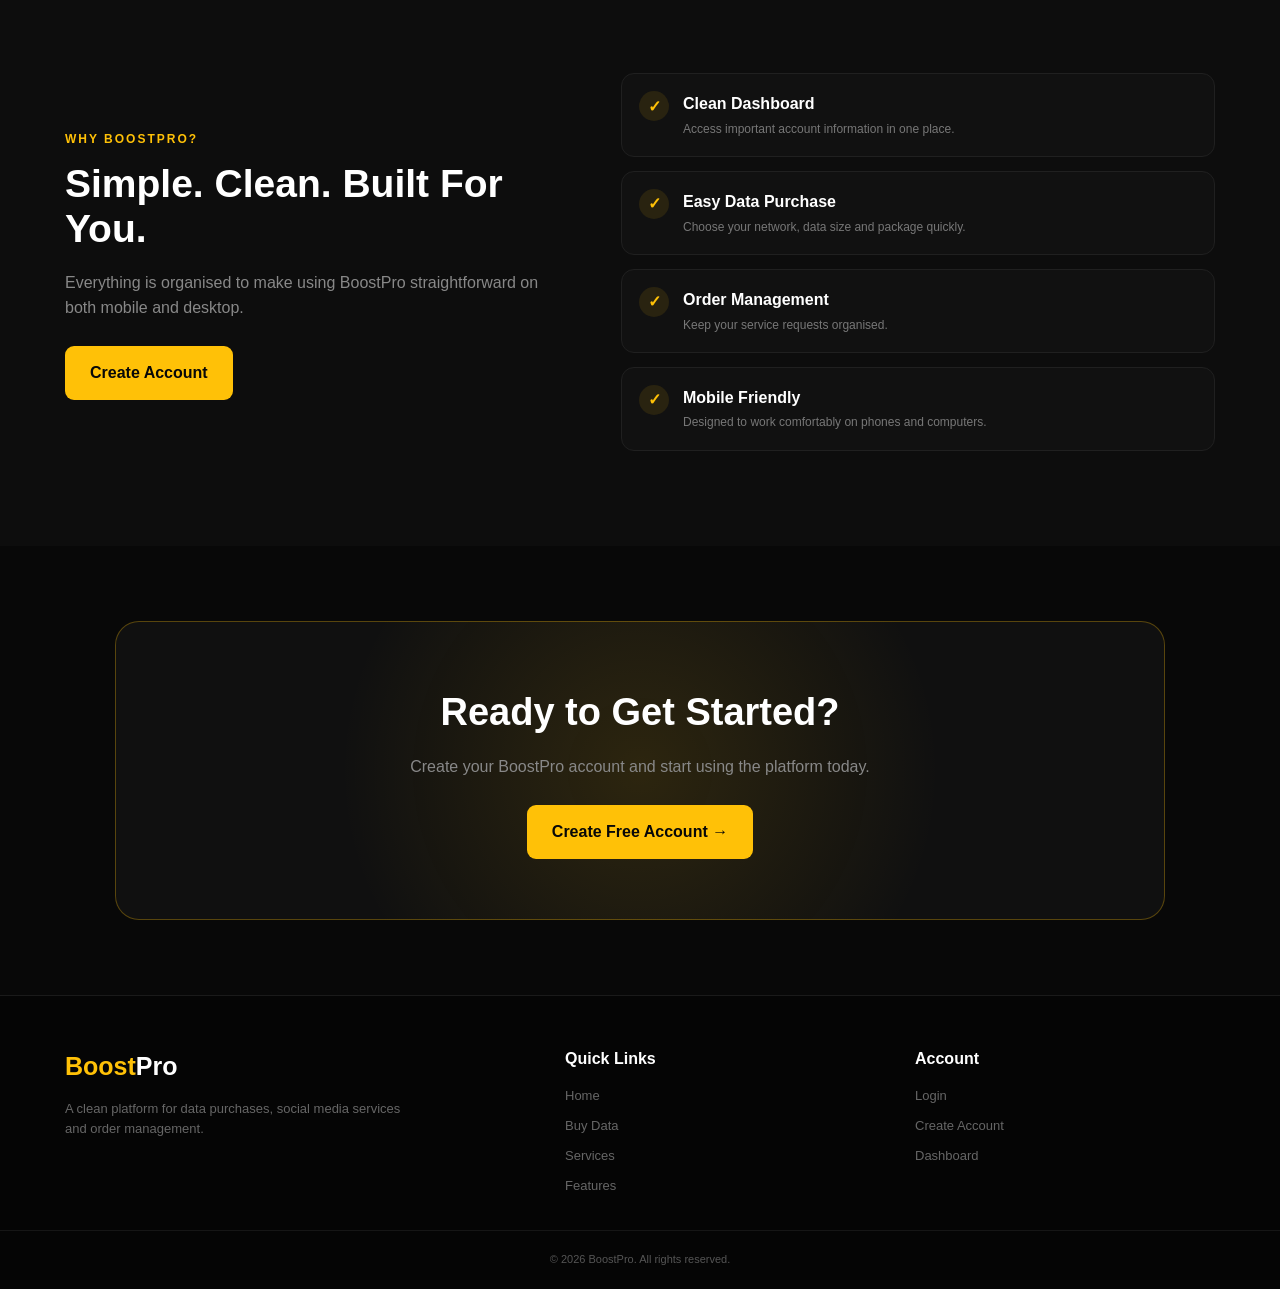
<file: order.html>
<!DOCTYPE html>
<html lang="en">
<head>
  <meta charset="UTF-8">
  <meta name="viewport" content="width=device-width, initial-scale=1.0">

  <title>BoostPro | Social Media & Data Services</title>

  <style>
    * {
      margin: 0;
      padding: 0;
      box-sizing: border-box;
      font-family: Arial, Helvetica, sans-serif;
    }

    html {
      scroll-behavior: smooth;
    }

    body {
      background: #080808;
      color: #fff;
      line-height: 1.6;
    }

    a {
      text-decoration: none;
      color: inherit;
    }

    /* =========================
       HEADER
    ========================= */

    header {
      position: sticky;
      top: 0;
      z-index: 1000;
      background: rgba(8, 8, 8, 0.96);
      border-bottom: 1px solid rgba(255, 193, 7, 0.18);
      backdrop-filter: blur(12px);
    }

    .navbar {
      max-width: 1200px;
      min-height: 75px;
      margin: auto;
      padding: 0 25px;

      display: flex;
      align-items: center;
      justify-content: space-between;
      gap: 25px;
    }

    .logo {
      color: #ffc107;
      font-size: 25px;
      font-weight: 900;
    }

    .logo span {
      color: #fff;
    }

    .nav-links {
      display: flex;
      list-style: none;
      gap: 25px;
    }

    .nav-links a {
      color: #ccc;
      font-size: 14px;
      font-weight: 600;
      transition: 0.3s;
    }

    .nav-links a:hover {
      color: #ffc107;
    }

    .nav-buttons {
      display: flex;
      gap: 10px;
    }

    .login-btn,
    .signup-btn {
      padding: 10px 17px;
      border-radius: 8px;
      font-size: 13px;
      font-weight: 800;
      transition: 0.3s;
    }

    .login-btn {
      border: 1px solid #ffc107;
      color: #ffc107;
    }

    .login-btn:hover {
      background: #ffc107;
      color: #080808;
    }

    .signup-btn {
      background: #ffc107;
      color: #080808;
    }

    .signup-btn:hover {
      background: #ffd54f;
      transform: translateY(-2px);
    }

    /* =========================
       HERO
    ========================= */

    .hero {
      background:
        radial-gradient(circle at 80% 25%, rgba(255,193,7,.14), transparent 30%),
        radial-gradient(circle at 15% 80%, rgba(255,193,7,.07), transparent 28%),
        #080808;
    }

    .hero-container {
      max-width: 1200px;
      min-height: 620px;
      margin: auto;
      padding: 80px 25px;

      display: grid;
      grid-template-columns: 1.1fr .9fr;
      align-items: center;
      gap: 70px;
    }

    .hero-badge {
      display: inline-block;
      padding: 8px 14px;
      margin-bottom: 22px;
      border: 1px solid rgba(255,193,7,.35);
      border-radius: 30px;
      background: rgba(255,193,7,.07);
      color: #ffc107;
      font-size: 12px;
      font-weight: 800;
    }

    .hero h1 {
      max-width: 700px;
      margin-bottom: 22px;
      font-size: clamp(42px, 6vw, 70px);
      line-height: 1.05;
      letter-spacing: -2px;
    }

    .hero h1 span {
      color: #ffc107;
    }

    .hero p {
      max-width: 600px;
      margin-bottom: 32px;
      color: #aaa;
      font-size: 16px;
    }

    .hero-buttons {
      display: flex;
      gap: 14px;
      flex-wrap: wrap;
    }

    .primary-btn,
    .secondary-btn {
      display: inline-block;
      padding: 14px 25px;
      border-radius: 9px;
      font-weight: 800;
      transition: .3s;
    }

    .primary-btn {
      background: #ffc107;
      color: #080808;
    }

    .primary-btn:hover {
      background: #ffd54f;
      transform: translateY(-3px);
    }

    .secondary-btn {
      border: 1px solid #444;
      color: #fff;
    }

    .secondary-btn:hover {
      border-color: #ffc107;
      color: #ffc107;
    }

    /* HERO PREVIEW */

    .hero-card {
      padding: 28px;
      border-radius: 22px;
      background: linear-gradient(145deg, #161616, #0d0d0d);
      border: 1px solid rgba(255,193,7,.22);
      box-shadow: 0 25px 70px rgba(0,0,0,.45);
    }

    .hero-card-top {
      display: flex;
      justify-content: space-between;
      margin-bottom: 22px;
    }

    .online {
      color: #72ff86;
      font-size: 12px;
      font-weight: 800;
    }

    .balance-box {
      padding: 22px;
      margin-bottom: 15px;
      background: #090909;
      border: 1px solid #222;
      border-radius: 15px;
    }

    .balance-box small {
      display: block;
      color: #777;
      margin-bottom: 5px;
    }

    .balance {
      color: #ffc107;
      font-size: 32px;
      font-weight: 900;
    }

    .growth {
      display: flex;
      justify-content: space-between;
      padding: 16px;
      margin-bottom: 18px;
      border-radius: 12px;
      background: rgba(255,193,7,.07);
    }

    .growth span:first-child {
      color: #888;
      font-size: 13px;
    }

    .growth span:last-child {
      color: #72ff86;
      font-weight: 800;
    }

    .mini-bars {
      height: 90px;
      display: flex;
      align-items: end;
      justify-content: space-between;
      gap: 8px;
    }

    .bar {
      width: 11%;
      background: #ffc107;
      border-radius: 5px 5px 0 0;
    }

    .bar:nth-child(1) { height: 30%; }
    .bar:nth-child(2) { height: 48%; }
    .bar:nth-child(3) { height: 38%; }
    .bar:nth-child(4) { height: 62%; }
    .bar:nth-child(5) { height: 55%; }
    .bar:nth-child(6) { height: 76%; }
    .bar:nth-child(7) { height: 92%; }

    /* =========================
       STATS
    ========================= */

    .stats {
      background: #0d0d0d;
      border-top: 1px solid #1d1d1d;
      border-bottom: 1px solid #1d1d1d;
    }

    .stats-container {
      max-width: 1100px;
      margin: auto;
      padding: 35px 25px;

      display: grid;
      grid-template-columns: repeat(4,1fr);
      gap: 20px;
      text-align: center;
    }

    .stat h3 {
      color: #ffc107;
      font-size: 27px;
    }

    .stat p {
      color: #777;
      font-size: 13px;
    }

    /* =========================
       SECTIONS
    ========================= */

    .section {
      max-width: 1200px;
      margin: auto;
      padding: 95px 25px;
    }

    .heading {
      max-width: 650px;
      margin: 0 auto 50px;
      text-align: center;
    }

    .heading span {
      color: #ffc107;
      font-size: 12px;
      font-weight: 900;
      letter-spacing: 2px;
      text-transform: uppercase;
    }

    .heading h2 {
      margin: 12px 0;
      font-size: 38px;
    }

    .heading p {
      color: #888;
      font-size: 14px;
    }

    /* =========================
       DATA SECTION
    ========================= */

    .data-section {
      background: #0d0d0d;
      border-top: 1px solid #191919;
      border-bottom: 1px solid #191919;
    }

    .network-title {
      display: flex;
      align-items: center;
      gap: 12px;
      margin: 45px 0 20px;
      font-size: 23px;
    }

    .network-dot {
      width: 13px;
      height: 13px;
      border-radius: 50%;
      background: #ffc107;
    }

    .plans-grid {
      display: grid;
      grid-template-columns: repeat(4,1fr);
      gap: 17px;
    }

    .plan-card {
      position: relative;
      padding: 23px;
      border-radius: 15px;
      background: #111;
      border: 1px solid #242424;
      transition: .3s;
    }

    .plan-card:hover {
      transform: translateY(-5px);
      border-color: rgba(255,193,7,.55);
    }

    .plan-card h3 {
      font-size: 27px;
      margin-bottom: 4px;
    }

    .validity {
      color: #777;
      font-size: 13px;
      margin-bottom: 17px;
    }

    .price {
      color: #ffc107;
      font-size: 24px;
      font-weight: 900;
      margin-bottom: 18px;
    }

    .buy-btn {
      display: block;
      width: 100%;
      padding: 11px;
      border-radius: 8px;
      background: #ffc107;
      color: #080808;
      text-align: center;
      font-size: 13px;
      font-weight: 900;
      transition: .3s;
    }

    .buy-btn:hover {
      background: #ffd54f;
    }

    .verified-note {
      margin-top: 35px;
      padding: 16px;
      border: 1px solid #252525;
      border-radius: 12px;
      color: #777;
      background: #101010;
      font-size: 12px;
      text-align: center;
    }

    /* =========================
       SERVICES
    ========================= */

    .services-grid {
      display: grid;
      grid-template-columns: repeat(3,1fr);
      gap: 20px;
    }

    .service-card {
      padding: 28px;
      border-radius: 16px;
      background: #111;
      border: 1px solid #222;
      transition: .3s;
    }

    .service-card:hover {
      transform: translateY(-5px);
      border-color: rgba(255,193,7,.5);
    }

    .service-icon {
      width: 50px;
      height: 50px;
      display: flex;
      align-items: center;
      justify-content: center;
      margin-bottom: 18px;
      border-radius: 12px;
      background: rgba(255,193,7,.1);
      font-size: 23px;
    }

    .service-card h3 {
      margin-bottom: 8px;
    }

    .service-card p {
      color: #888;
      font-size: 13px;
    }

    /* =========================
       FEATURES
    ========================= */

    .features {
      background: #0d0d0d;
    }

    .features-container {
      max-width: 1200px;
      margin: auto;
      padding: 95px 25px;

      display: grid;
      grid-template-columns: .9fr 1.1fr;
      gap: 70px;
      align-items: center;
    }

    .features-text span {
      color: #ffc107;
      font-size: 12px;
      font-weight: 900;
      letter-spacing: 2px;
    }

    .features-text h2 {
      margin: 12px 0 18px;
      font-size: 39px;
      line-height: 1.15;
    }

    .features-text p {
      color: #888;
      margin-bottom: 25px;
    }

    .feature-list {
      display: grid;
      gap: 14px;
    }

    .feature {
      display: flex;
      gap: 14px;
      padding: 17px;
      border-radius: 13px;
      background: #111;
      border: 1px solid #202020;
    }

    .check {
      width: 30px;
      height: 30px;
      flex-shrink: 0;
      display: flex;
      align-items: center;
      justify-content: center;
      border-radius: 50%;
      background: rgba(255,193,7,.1);
      color: #ffc107;
      font-weight: 900;
    }

    .feature h4 {
      margin-bottom: 3px;
    }

    .feature p {
      color: #777;
      font-size: 12px;
    }

    /* =========================
       CTA
    ========================= */

    .cta {
      max-width: 1050px;
      margin: 75px auto;
      padding: 60px 25px;
      text-align: center;
      border-radius: 24px;
      border: 1px solid rgba(255,193,7,.3);
      background:
        radial-gradient(circle, rgba(255,193,7,.12), transparent 55%),
        #101010;
    }

    .cta h2 {
      font-size: 38px;
      margin-bottom: 12px;
    }

    .cta p {
      max-width: 600px;
      margin: 0 auto 25px;
      color: #888;
    }

    /* =========================
       FOOTER
    ========================= */

    footer {
      background: #050505;
      border-top: 1px solid #1a1a1a;
    }

    .footer-container {
      max-width: 1200px;
      margin: auto;
      padding: 50px 25px 25px;

      display: grid;
      grid-template-columns: 1.5fr 1fr 1fr;
      gap: 50px;
    }

    .footer-brand p {
      max-width: 350px;
      margin-top: 13px;
      color: #666;
      font-size: 13px;
    }

    .footer-column h4 {
      margin-bottom: 15px;
    }

    .footer-column a {
      display: block;
      margin-bottom: 9px;
      color: #666;
      font-size: 13px;
    }

    .footer-column a:hover {
      color: #ffc107;
    }

    .copyright {
      padding: 20px;
      border-top: 1px solid #161616;
      color: #555;
      text-align: center;
      font-size: 11px;
    }

    /* =========================
       MOBILE
    ========================= */

    @media (max-width: 950px) {

      .nav-links {
        display: none;
      }

      .hero-container,
      .features-container {
        grid-template-columns: 1fr;
      }

      .hero-content {
        text-align: center;
        margin: auto;
      }

      .hero p {
        margin-left: auto;
        margin-right: auto;
      }

      .hero-buttons {
        justify-content: center;
      }

      .hero-card {
        max-width: 550px;
        width: 100%;
        margin: auto;
      }

      .plans-grid {
        grid-template-columns: repeat(2,1fr);
      }

      .services-grid {
        grid-template-columns: repeat(2,1fr);
      }

      .stats-container {
        grid-template-columns: repeat(2,1fr);
      }
    }

    @media (max-width: 600px) {

      .navbar {
        min-height: 68px;
        padding: 0 15px;
      }

      .logo {
        font-size: 21px;
      }

      .login-btn,
      .signup-btn {
        padding: 8px 11px;
        font-size: 11px;
      }

      .hero-container {
        padding: 55px 18px;
      }

      .hero h1 {
        font-size: 42px;
      }

      .hero p {
        font-size: 14px;
      }

      .hero-card {
        padding: 21px;
      }

      .section {
        padding: 70px 18px;
      }

      .heading h2 {
        font-size: 30px;
      }

      .plans-grid,
      .services-grid {
        grid-template-columns: 1fr;
      }

      .features-container {
        padding: 70px 18px;
      }

      .features-text h2 {
        font-size: 30px;
      }

      .stats-container {
        padding: 30px 18px;
      }

      .cta {
        margin: 40px 18px;
        padding: 45px 20px;
      }

      .cta h2 {
        font-size: 30px;
      }

      .footer-container {
        grid-template-columns: 1fr;
        gap: 30px;
        padding: 45px 18px 25px;
      }
    }
  </style>
</head>

<body>

  <!-- HEADER -->

  <header>
    <nav class="navbar">

      <a href="index.html" class="logo">
        Boost<span>Pro</span>
      </a>

      <ul class="nav-links">
        <li><a href="#home">Home</a></li>
        <li><a href="#data">Buy Data</a></li>
        <li><a href="#services">Services</a></li>
        <li><a href="#features">Features</a></li>
      </ul>

      <div class="nav-buttons">
        <a href="login.html" class="login-btn">Login</a>
        <a href="signup.html" class="signup-btn">Sign Up</a>
      </div>

    </nav>
  </header>


  <!-- HERO -->

  <main id="home">

    <section class="hero">

      <div class="hero-container">

        <div class="hero-content">

          <div class="hero-badge">
            ✦ DATA & SOCIAL MEDIA SERVICES
          </div>

          <h1>
            Everything You Need,
            <span>In One Place.</span>
          </h1>

          <p>
            Buy data, manage your social media services,
            track your orders and manage your BoostPro account
            from one clean and professional platform.
          </p>

          <div class="hero-buttons">
            <a href="#data" class="primary-btn">
              Buy Data →
            </a>

            <a href="signup.html" class="secondary-btn">
              Create Account
            </a>
          </div>

        </div>


        <div class="hero-card">

          <div class="hero-card-top">
            <strong>BoostPro Dashboard</strong>
            <span class="online">● Online</span>
          </div>

          <div class="balance-box">
            <small>Available Balance</small>
            <div class="balance">₦25,000</div>
          </div>

          <div class="growth">
            <span>Account activity</span>
            <span>+24.8%</span>
          </div>

          <div class="mini-bars">
            <div class="bar"></div>
            <div class="bar"></div>
            <div class="bar"></div>
            <div class="bar"></div>
            <div class="bar"></div>
            <div class="bar"></div>
            <div class="bar"></div>
          </div>

        </div>

      </div>

    </section>


    <!-- STATS -->

    <section class="stats">

      <div class="stats-container">

        <div class="stat">
          <h3>24/7</h3>
          <p>Platform Access</p>
        </div>

        <div class="stat">
          <h3>Fast</h3>
          <p>Order Processing</p>
        </div>

        <div class="stat">
          <h3>Easy</h3>
          <p>To Use</p>
        </div>

        <div class="stat">
          <h3>Secure</h3>
          <p>Account System</p>
        </div>

      </div>

    </section>


    <!-- DATA -->

    <section class="data-section" id="data">

      <div class="section">

        <div class="heading">

          <span>Buy Data</span>

          <h2>Choose Your Data Plan</h2>

          <p>
            Select your network and choose the data package
            that suits you.
          </p>

        </div>


        <!-- MTN -->

        <h3 class="network-title">
          <span class="network-dot"></span>
          MTN Data Plans
        </h3>

        <div class="plans-grid">

          <div class="plan-card">
            <h3>500MB</h3>
            <div class="validity">7 Days</div>
            <div class="price">₦500</div>
            <a href="order.html" class="buy-btn">Buy Now</a>
          </div>

          <div class="plan-card">
            <h3>1GB</h3>
            <div class="validity">7 Days</div>
            <div class="price">₦800</div>
            <a href="order.html" class="buy-btn">Buy Now</a>
          </div>

          <div class="plan-card">
            <h3>1.5GB</h3>
            <div class="validity">7 Days</div>
            <div class="price">₦1,000</div>
            <a href="order.html" class="buy-btn">Buy Now</a>
          </div>

          <div class="plan-card">
            <h3>3.5GB</h3>
            <div class="validity">7 Days</div>
            <div class="price">₦1,500</div>
            <a href="order.html" class="buy-btn">Buy Now</a>
          </div>

          <div class="plan-card">
            <h3>6GB</h3>
            <div class="validity">7 Days</div>
            <div class="price">₦2,500</div>
            <a href="order.html" class="buy-btn">Buy Now</a>
          </div>

          <div class="plan-card">
            <h3>11GB</h3>
            <div class="validity">7 Days</div>
            <div class="price">₦3,500</div>
            <a href="order.html" class="buy-btn">Buy Now</a>
          </div>

          <div class="plan-card">
            <h3>15GB</h3>
            <div class="validity">7 Days</div>
            <div class="price">₦4,000</div>
            <a href="order.html" class="buy-btn">Buy Now</a>
          </div>

          <div class="plan-card">
            <h3>20GB</h3>
            <div class="validity">7 Days</div>
            <div class="price">₦5,000</div>
            <a href="order.html" class="buy-btn">Buy Now</a>
          </div>

        </div>


        <!-- AIRTEL -->

        <h3 class="network-title">
          <span class="network-dot"></span>
          Airtel Data Plans
        </h3>

        <div class="plans-grid">

          <div class="plan-card">
            <h3>500MB</h3>
            <div class="validity">7 Days</div>
            <div class="price">₦500</div>
            <a href="order.html" class="buy-btn">Buy Now</a>
          </div>

          <div class="plan-card">
            <h3>1GB</h3>
            <div class="validity">7 Days</div>
            <div class="price">₦800</div>
            <a href="order.html" class="buy-btn">Buy Now</a>
          </div>

          <div class="plan-card">
            <h3>1.5GB</h3>
            <div class="validity">7 Days</div>
            <div class="price">₦1,000</div>
            <a href="order.html" class="buy-btn">Buy Now</a>
          </div>

          <div class="plan-card">
            <h3>4GB</h3>
            <div class="validity">7 Days</div>
            <div class="price">₦1,500</div>
            <a href="order.html" class="buy-btn">Buy Now</a>
          </div>

          <div class="plan-card">
            <h3>6GB</h3>
            <div class="validity">7 Days</div>
            <div class="price">₦2,000</div>
            <a href="order.html" class="buy-btn">Buy Now</a>
          </div>

          <div class="plan-card">
            <h3>8GB</h3>
            <div class="validity">7 Days</div>
            <div class="price">₦2,500</div>
            <a href="order.html" class="buy-btn">Buy Now</a>
          </div>

          <div class="plan-card">
            <h3>10GB</h3>
            <div class="validity">7 Days</div>
            <div class="price">₦3,000</div>
            <a href="order.html" class="buy-btn">Buy Now</a>
          </div>

          <div class="plan-card">
            <h3>20GB</h3>
            <div class="validity">7 Days</div>
            <div class="price">₦5,000</div>
            <a href="order.html" class="buy-btn">Buy Now</a>
          </div>

        </div>


        <div class="verified-note">
          Prices shown are based on the network plan information
          verified for this page. Network offers and prices can change.
        </div>

      </div>

    </section>


    <!-- SERVICES -->

    <section class="section" id="services">

      <div class="heading">

        <span>Services</span>

        <h2>More Than Just Data</h2>

        <p>
          Manage your social media services and orders
          from the same platform.
        </p>

      </div>


      <div class="services-grid">

        <div class="service-card">
          <div class="service-icon">🎵</div>
          <h3>TikTok</h3>
          <p>
            Manage TikTok-related social media services.
          </p>
        </div>

        <div class="service-card">
          <div class="service-icon">📸</div>
          <h3>Instagram</h3>
          <p>
            Manage Instagram service orders from your account.
          </p>
        </div>

        <div class="service-card">
          <div class="service-icon">▶️</div>
          <h3>YouTube</h3>
          <p>
            Organise your YouTube-related service requests.
          </p>
        </div>

        <div class="service-card">
          <div class="service-icon">📊</div>
          <h3>Order Tracking</h3>
          <p>
            Keep track of your submitted orders.
          </p>
        </div>

        <div class="service-card">
          <div class="service-icon">💳</div>
          <h3>Account Balance</h3>
          <p>
            Manage your BoostPro account balance.
          </p>
        </div>

        <div class="service-card">
          <div class="service-icon">⚡</div>
          <h3>Fast Access</h3>
          <p>
            Quickly access the services you need.
          </p>
        </div>

      </div>

    </section>


    <!-- FEATURES -->

    <section class="features" id="features">

      <div class="features-container">

        <div class="features-text">

          <span>WHY BOOSTPRO?</span>

          <h2>
            Simple. Clean. Built For You.
          </h2>

          <p>
            Everything is organised to make using BoostPro
            straightforward on both mobile and desktop.
          </p>

          <a href="signup.html" class="primary-btn">
            Create Account
          </a>

        </div>


        <div class="feature-list">

          <div class="feature">
            <div class="check">✓</div>
            <div>
              <h4>Clean Dashboard</h4>
              <p>
                Access important account information in one place.
              </p>
            </div>
          </div>

          <div class="feature">
            <div class="check">✓</div>
            <div>
              <h4>Easy Data Purchase</h4>
              <p>
                Choose your network, data size and package quickly.
              </p>
            </div>
          </div>

          <div class="feature">
            <div class="check">✓</div>
            <div>
              <h4>Order Management</h4>
              <p>
                Keep your service requests organised.
              </p>
            </div>
          </div>

          <div class="feature">
            <div class="check">✓</div>
            <div>
              <h4>Mobile Friendly</h4>
              <p>
                Designed to work comfortably on phones and computers.
              </p>
            </div>
          </div>

        </div>

      </div>

    </section>


    <!-- CTA -->

    <section class="cta">

      <h2>Ready to Get Started?</h2>

      <p>
        Create your BoostPro account and start using
        the platform today.
      </p>

      <a href="signup.html" class="primary-btn">
        Create Free Account →
      </a>

    </section>

  </main>


  <!-- FOOTER -->

  <footer>

    <div class="footer-container">

      <div class="footer-brand">

        <div class="logo">
          Boost<span>Pro</span>
        </div>

        <p>
          A clean platform for data purchases,
          social media services and order management.
        </p>

      </div>


      <div class="footer-column">

        <h4>Quick Links</h4>

        <a href="index.html">Home</a>
        <a href="#data">Buy Data</a>
        <a href="#services">Services</a>
        <a href="#features">Features</a>

      </div>


      <div class="footer-column">

        <h4>Account</h4>

        <a href="login.html">Login</a>
        <a href="signup.html">Create Account</a>
        <a href="dashboard.html">Dashboard</a>

      </div>

    </div>


    <div class="copyright">
      © 2026 BoostPro. All rights reserved.
    </div>

  </footer>

</body>
                                  </html>
</file>
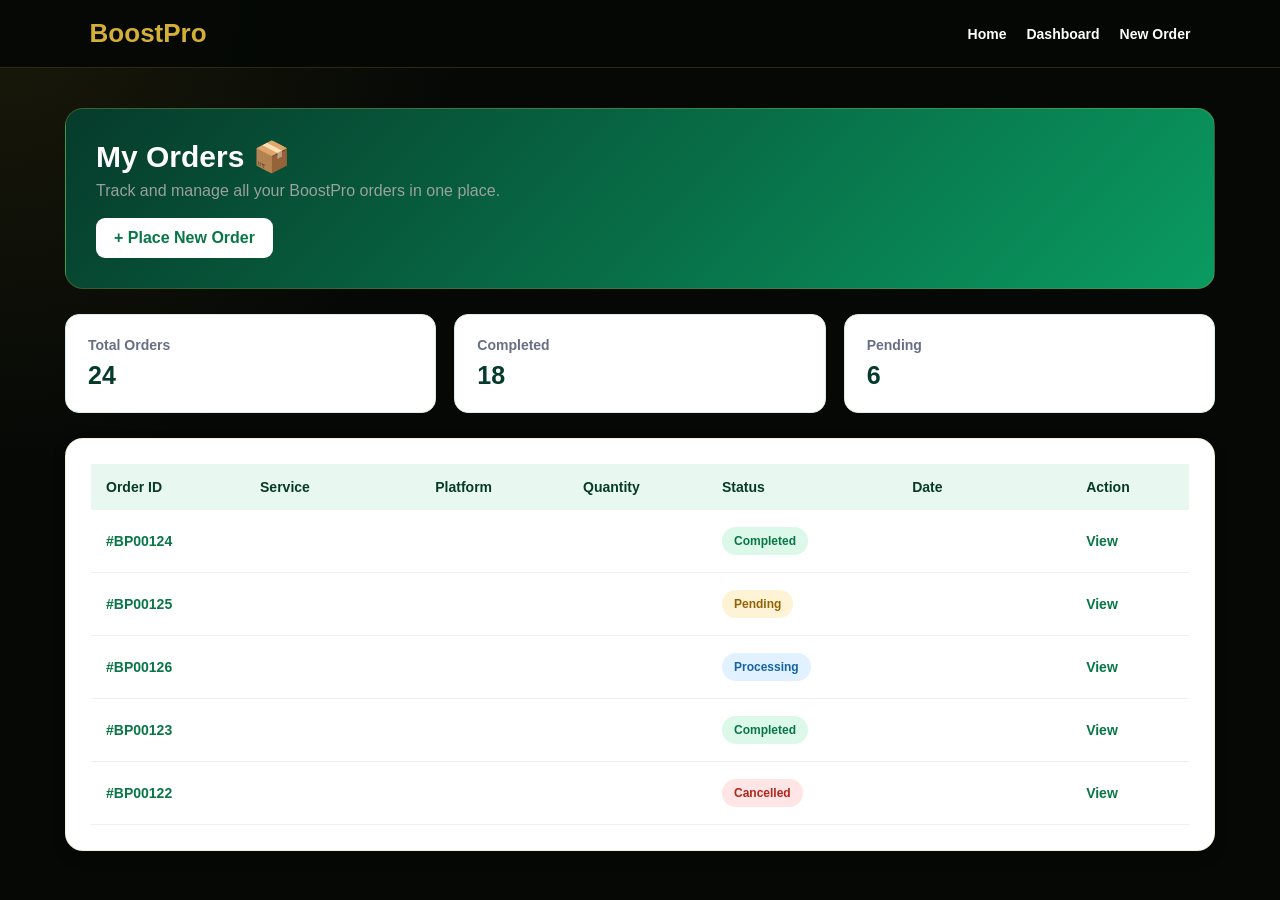
<file: orders.html>
<!DOCTYPE html>
<html lang="en">
<head>
  <meta charset="UTF-8">
  <meta name="viewport" content="width=device-width, initial-scale=1.0">

  <title>BoostPro | My Orders</title>

  <style>
    * {
      margin: 0;
      padding: 0;
      box-sizing: border-box;
    }

    body {
      font-family: Arial, Helvetica, sans-serif;
      background:
        radial-gradient(circle at top left, rgba(212,175,55,0.10), transparent 30%),
        #050805;
      color: #fff;
      min-height: 100vh;
    }

    .topbar {
      background: rgba(5,8,5,0.97);
      border-bottom: 1px solid rgba(212,175,55,0.2);
      padding: 18px 7%;
      display: flex;
      justify-content: space-between;
      align-items: center;
      position: sticky;
      top: 0;
      z-index: 1000;
    }

    .logo {
      color: #d4af37;
      font-size: 26px;
      font-weight: 800;
      text-decoration: none;
    }

    .nav-links {
      display: flex;
      gap: 20px;
    }

    .nav-links a {
      color: #ccc;
      text-decoration: none;
      font-weight: 600;
      font-size: 14px;
    }

    .nav-links a:hover {
      color: #d4af37;
    }

    .orders-container {
      width: 92%;
      max-width: 1150px;
      margin: 40px auto 70px;
    }

    .page-header {
      background:
        linear-gradient(135deg, #0b190e, #123c22);
      border: 1px solid rgba(212,175,55,0.25);
      padding: 30px;
      border-radius: 18px;
      margin-bottom: 25px;
    }

    .page-header h1 {
      font-size: 30px;
      margin-bottom: 8px;
    }

    .page-header p {
      color: #aaa;
    }

    .new-order {
      display: inline-block;
      margin-top: 18px;
      background: #d4af37;
      color: #050805;
      padding: 11px 18px;
      border-radius: 9px;
      text-decoration: none;
      font-weight: 800;
    }

    .summary {
      display: grid;
      grid-template-columns: repeat(3, 1fr);
      gap: 18px;
      margin-bottom: 25px;
    }

    .summary-card {
      background: #0b110b;
      padding: 22px;
      border-radius: 14px;
      border: 1px solid rgba(212,175,55,0.18);
    }

    .summary-card h3 {
      font-size: 14px;
      color: #888;
      margin-bottom: 8px;
    }

    .summary-card strong {
      font-size: 27px;
      color: #d4af37;
    }

    .orders-card {
      background: #0b110b;
      border: 1px solid rgba(212,175,55,0.18);
      border-radius: 18px;
      padding: 25px;
      overflow-x: auto;
    }

    table {
      width: 100%;
      border-collapse: collapse;
      min-width: 800px;
    }

    th {
      background: #111a11;
      color: #d4af37;
      text-align: left;
      padding: 15px;
      font-size: 13px;
    }

    td {
      padding: 17px 15px    }

    .nav-links {
      display: flex;
      gap: 20px;
    }

    .nav-links a {
      color: white;
      text-decoration: none;
      font-weight: 600;
    }

    .nav-links a:hover {
      color: #5ee59b;
    }

    .orders-container {
      width: 92%;
      max-width: 1150px;
      margin: 40px auto;
    }

    .page-header {
      background: linear-gradient(135deg, #063b2b, #0a9b61);
      color: white;
      padding: 30px;
      border-radius: 18px;
      margin-bottom: 25px;
    }

    .page-header h1 {
      font-size: 30px;
      margin-bottom: 8px;
    }

    .page-header p {
      opacity: 0.9;
    }

    .new-order {
      display: inline-block;
      margin-top: 18px;
      background: white;
      color: #087647;
      padding: 11px 18px;
      border-radius: 9px;
      text-decoration: none;
      font-weight: 700;
    }

    .orders-card {
      background: white;
      border-radius: 18px;
      padding: 25px;
      box-shadow: 0 7px 20px rgba(0,0,0,0.06);
      overflow-x: auto;
    }

    table {
      width: 100%;
      border-collapse: collapse;
      min-width: 750px;
    }

    th {
      background: #e8f7ef;
      color: #063b2b;
      text-align: left;
      padding: 15px;
      font-size: 14px;
    }

    td {
      padding: 17px 15px;
      border-bottom: 1px solid #edf2ef;
      font-size: 14px;
    }

    tr:hover {
      background: #f8fcfa;
    }

    .order-id {
      color: #087647;
      font-weight: 700;
    }

    .status {
      display: inline-block;
      padding: 7px 12px;
      border-radius: 20px;
      font-size: 12px;
      font-weight: 700;
    }

    .completed {
      background: #dcf8e9;
      color: #087647;
    }

    .pending {
      background: #fff3d6;
      color: #946200;
    }

    .processing {
      background: #e2f1ff;
      color: #1264a3;
    }

    .cancelled {
      background: #ffe5e5;
      color: #b42318;
    }

    .view-btn {
      color: #087647;
      font-weight: 700;
      text-decoration: none;
    }

    .empty {
      text-align: center;
      padding: 50px 20px;
      color: #667085;
    }

    .summary {
      display: grid;
      grid-template-columns: repeat(3, 1fr);
      gap: 18px;
      margin-bottom: 25px;
    }

    .summary-card {
      background: white;
      padding: 22px;
      border-radius: 14px;
      border: 1px solid #dceee5;
    }

    .summary-card h3 {
      font-size: 14px;
      color: #667085;
      margin-bottom: 8px;
    }

    .summary-card strong {
      font-size: 25px;
      color: #063b2b;
    }

    @media (max-width: 700px) {

      .topbar {
        flex-direction: column;
        gap: 15px;
      }

      .nav-links {
        gap: 12px;
        font-size: 13px;
      }

      .orders-container {
        width: 95%;
        margin-top: 25px;
      }

      .page-header {
        padding: 24px;
      }

      .summary {
        grid-template-columns: 1fr;
      }
    }
  </style>
</head>

<body>

  <header class="topbar">

    <a href="index.html" class="logo">
      BoostPro
    </a>

    <nav class="nav-links">
      <a href="index.html">Home</a>
      <a href="dashboard.html">Dashboard</a>
      <a href="order.html">New Order</a>
    </nav>

  </header>


  <main class="orders-container">

    <section class="page-header">

      <h1>My Orders 📦</h1>

      <p>
        Track and manage all your BoostPro orders in one place.
      </p>

      <a href="order.html" class="new-order">
        + Place New Order
      </a>

    </section>


    <section class="summary">

      <div class="summary-card">
        <h3>Total Orders</h3>
        <strong>24</strong>
      </div>

      <div class="summary-card">
        <h3>Completed</h3>
        <strong>18</strong>
      </div>

      <div class="summary-card">
        <h3>Pending</h3>
        <strong>6</strong>
      </div>

    </section>


    <section class="orders-card">

      <table>

        <thead>

          <tr>
            <th>Order ID</th>
            <th>Service</th>
            <th>Platform</th>
            <th>Quantity</th>
            <th>Status</th>
            <th>Date</th>
            <th>Action</th>
          </tr>

        </thead>

        <tbody>

          <tr>
            <td class="order-id">#BP00124</td>
            <td>Followers</td>
            <td>Instagram</td>
            <td>2,000</td>
            <td>
              <span class="status completed">
                Completed
              </span>
            </td>
            <td>20 Aug 2026</td>
            <td>
              <a href="#" class="view-btn">View</a>
            </td>
          </tr>


          <tr>
            <td class="order-id">#BP00125</td>
            <td>Likes</td>
            <td>TikTok</td>
            <td>5,000</td>
            <td>
              <span class="status pending">
                Pending
              </span>
            </td>
            <td>20 Aug 2026</td>
            <td>
              <a href="#" class="view-btn">View</a>
            </td>
          </tr>


          <tr>
            <td class="order-id">#BP00126</td>
            <td>Views</td>
            <td>YouTube</td>
            <td>10,000</td>
            <td>
              <span class="status processing">
                Processing
              </span>
            </td>
            <td>19 Aug 2026</td>
            <td>
              <a href="#" class="view-btn">View</a>
            </td>
          </tr>


          <tr>
            <td class="order-id">#BP00123</td>
            <td>Engagement</td>
            <td>Facebook</td>
            <td>1,000</td>
            <td>
              <span class="status completed">
                Completed
              </span>
            </td>
            <td>18 Aug 2026</td>
            <td>
              <a href="#" class="view-btn">View</a>
            </td>
          </tr>


          <tr>
            <td class="order-id">#BP00122</td>
            <td>Subscribers</td>
            <td>YouTube</td>
            <td>500</td>
            <td>
              <span class="status cancelled">
                Cancelled
              </span>
            </td>
            <td>17 Aug 2026</td>
            <td>
              <a href="#" class="view-btn">View</a>
            </td>
          </tr>

        </tbody>

      </table>

    </section>

  </main>

</body>
</html>
</file>
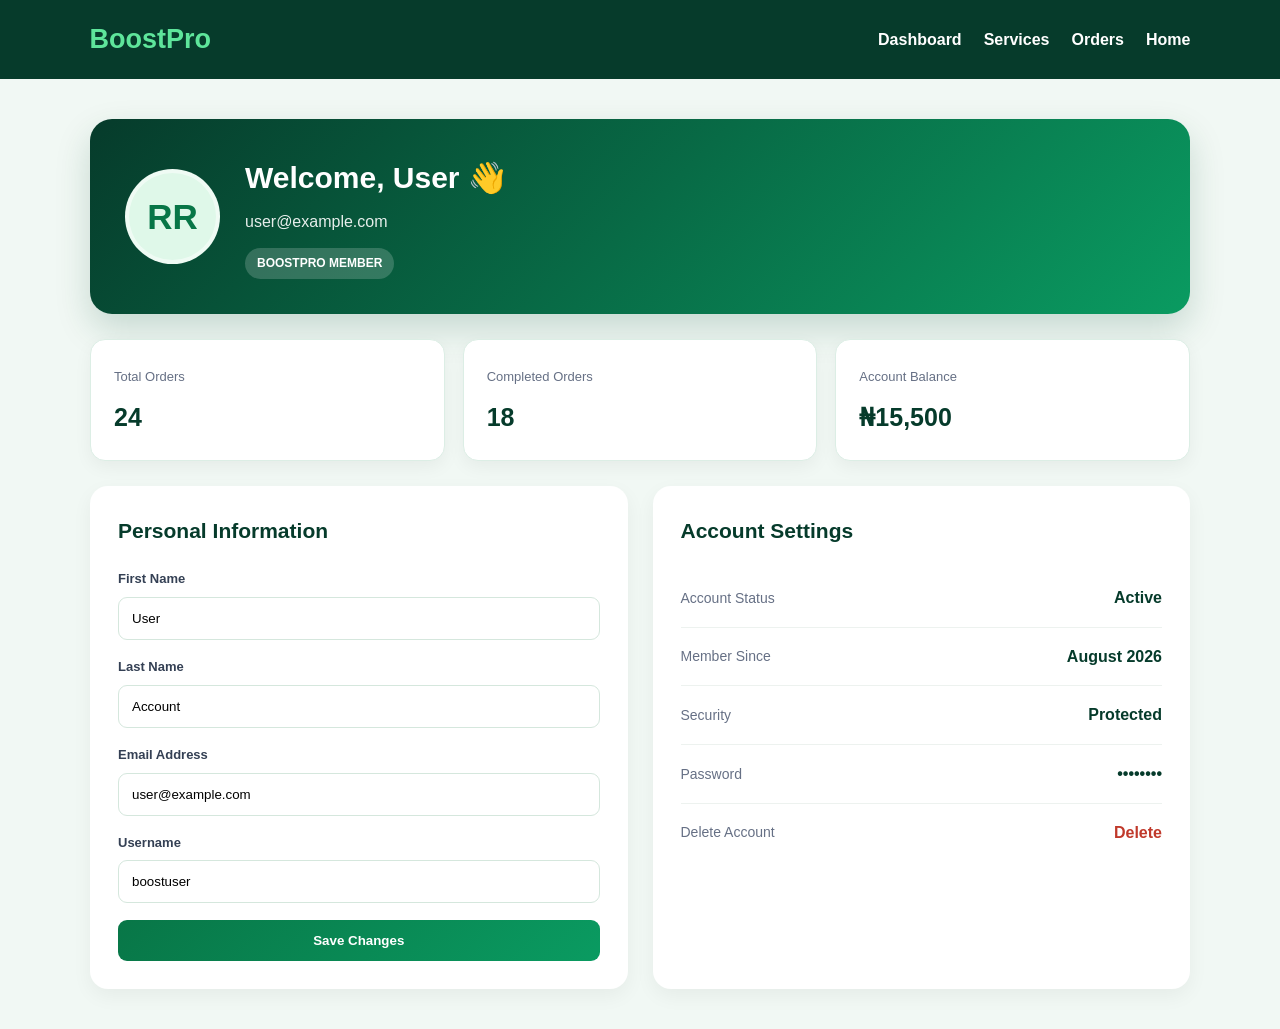
<file: profile.html>
<!DOCTYPE html>
<html lang="en">
<head>
  <meta charset="UTF-8">
  <meta name="viewport" content="width=device-width, initial-scale=1.0">

  <title>BoostPro | My Profile</title>

  <link rel="stylesheet" href="style.css">

  <style>
    * {
      margin: 0;
      padding: 0;
      box-sizing: border-box;
    }

    body {
      font-family: Arial, sans-serif;
      background: #f1f8f4;
      color: #172033;
    }

    /* NAVIGATION */
    .topbar {
      background: #063b2b;
      padding: 18px 7%;
      display: flex;
      align-items: center;
      justify-content: space-between;
    }

    .logo {
      color: #5ee59b;
      font-size: 27px;
      font-weight: 800;
      text-decoration: none;
    }

    .nav-links {
      display: flex;
      align-items: center;
      gap: 22px;
    }

    .nav-links a {
      color: white;
      text-decoration: none;
      font-weight: 600;
    }

    .nav-links a:hover {
      color: #5ee59b;
    }

    /* PAGE */
    .profile-container {
      width: 92%;
      max-width: 1100px;
      margin: 40px auto;
    }

    /* PROFILE HERO */
    .profile-hero {
      background: linear-gradient(135deg, #063b2b, #0a9b61);
      border-radius: 22px;
      padding: 35px;
      color: white;
      display: flex;
      align-items: center;
      gap: 25px;
      box-shadow: 0 15px 35px rgba(0, 80, 50, 0.18);
    }

    .avatar {
      width: 95px;
      height: 95px;
      border-radius: 50%;
      background: #dff8e9;
      color: #087647;
      display: flex;
      justify-content: center;
      align-items: center;
      font-size: 35px;
      font-weight: 800;
      border: 4px solid rgba(255,255,255,0.5);
    }

    .profile-info h1 {
      font-size: 30px;
      margin-bottom: 7px;
    }

    .profile-info p {
      opacity: 0.9;
      margin-bottom: 5px;
    }

    .member {
      display: inline-block;
      margin-top: 8px;
      background: rgba(255,255,255,0.18);
      padding: 6px 12px;
      border-radius: 20px;
      font-size: 12px;
      font-weight: 700;
    }

    /* STATS */
    .profile-stats {
      display: grid;
      grid-template-columns: repeat(3, 1fr);
      gap: 18px;
      margin: 25px 0;
    }

    .stat {
      background: white;
      padding: 23px;
      border-radius: 15px;
      border: 1px solid #dceee5;
      box-shadow: 0 6px 18px rgba(0,0,0,0.05);
    }

    .stat span {
      color: #667085;
      font-size: 13px;
    }

    .stat strong {
      display: block;
      color: #063b2b;
      font-size: 25px;
      margin-top: 8px;
    }

    /* CONTENT */
    .profile-grid {
      display: grid;
      grid-template-columns: 1fr 1fr;
      gap: 25px;
    }

    .card {
      background: white;
      padding: 28px;
      border-radius: 18px;
      box-shadow: 0 7px 20px rgba(0,0,0,0.05);
    }

    .card h2 {
      color: #063b2b;
      margin-bottom: 22px;
      font-size: 21px;
    }

    /* FORM */
    .form-group {
      margin-bottom: 17px;
    }

    .form-group label {
      display: block;
      color: #344054;
      font-size: 13px;
      font-weight: 700;
      margin-bottom: 7px;
    }

    .form-group input {
      width: 100%;
      padding: 13px;
      border: 1px solid #d5e7dd;
      border-radius: 9px;
      outline: none;
    }

    .form-group input:focus {
      border-color: #0a9b61;
      box-shadow: 0 0 0 3px rgba(10,155,97,0.1);
    }

    .save-btn {
      width: 100%;
      border: none;
      padding: 13px;
      border-radius: 9px;
      background: linear-gradient(135deg, #087647, #0a9b61);
      color: white;
      font-weight: 700;
      cursor: pointer;
    }

    .save-btn:hover {
      transform: translateY(-2px);
    }

    /* ACCOUNT */
    .account-item {
      display: flex;
      justify-content: space-between;
      align-items: center;
      padding: 16px 0;
      border-bottom: 1px solid #edf2ef;
    }

    .account-item:last-child {
      border-bottom: none;
    }

    .account-item span {
      color: #667085;
      font-size: 14px;
    }

    .account-item strong {
      color: #063b2b;
    }

    .danger {
      color: #c0392b !important;
    }

    /* MOBILE */
    @media (max-width: 700px) {

      .topbar {
        flex-direction: column;
        gap: 15px;
      }

      .nav-links {
        gap: 12px;
        font-size: 13px;
        flex-wrap: wrap;
        justify-content: center;
      }

      .profile-container {
        width: 94%;
        margin-top: 25px;
      }

      .profile-hero {
        flex-direction: column;
        text-align: center;
        padding: 28px 20px;
      }

      .profile-stats,
      .profile-grid {
        grid-template-columns: 1fr;
      }
    }
  </style>
</head>

<body>

  <header class="topbar">

    <a href="index.html" class="logo">
      BoostPro
    </a>

    <nav class="nav-links">
      <a href="dashboard.html">Dashboard</a>
      <a href="services.html">Services</a>
      <a href="orders.html">Orders</a>
      <a href="index.html">Home</a>
    </nav>

  </header>


  <main class="profile-container">

    <!-- PROFILE HERO -->
    <section class="profile-hero">

      <div class="avatar">
        RR
      </div>

      <div class="profile-info">

        <h1>Welcome, User 👋</h1>

        <p>user@example.com</p>

        <span class="member">
          BOOSTPRO MEMBER
        </span>

      </div>

    </section>


    <!-- STATS -->
    <section class="profile-stats">

      <div class="stat">
        <span>Total Orders</span>
        <strong>24</strong>
      </div>

      <div class="stat">
        <span>Completed Orders</span>
        <strong>18</strong>
      </div>

      <div class="stat">
        <span>Account Balance</span>
        <strong>₦15,500</strong>
      </div>

    </section>


    <section class="profile-grid">

      <!-- PERSONAL INFORMATION -->
      <div class="card">

        <h2>Personal Information</h2>

        <form action="#" method="post">

          <div class="form-group">
            <label>First Name</label>
            <input type="text" value="User">
          </div>

          <div class="form-group">
            <label>Last Name</label>
            <input type="text" value="Account">
          </div>

          <div class="form-group">
            <label>Email Address</label>
            <input type="email" value="user@example.com">
          </div>

          <div class="form-group">
            <label>Username</label>
            <input type="text" value="boostuser">
          </div>

          <button class="save-btn" type="submit">
            Save Changes
          </button>

        </form>

      </div>


      <!-- ACCOUNT SETTINGS -->
      <div class="card">

        <h2>Account Settings</h2>

        <div class="account-item">
          <span>Account Status</span>
          <strong>Active</strong>
        </div>

        <div class="account-item">
          <span>Member Since</span>
          <strong>August 2026</strong>
        </div>

        <div class="account-item">
          <span>Security</span>
          <strong>Protected</strong>
        </div>

        <div class="account-item">
          <span>Password</span>
          <strong>••••••••</strong>
        </div>

        <div class="account-item">
          <span>Delete Account</span>
          <strong class="danger">Delete</strong>
        </div>

      </div>

    </section>

  </main>

</body>
</html>
</file>
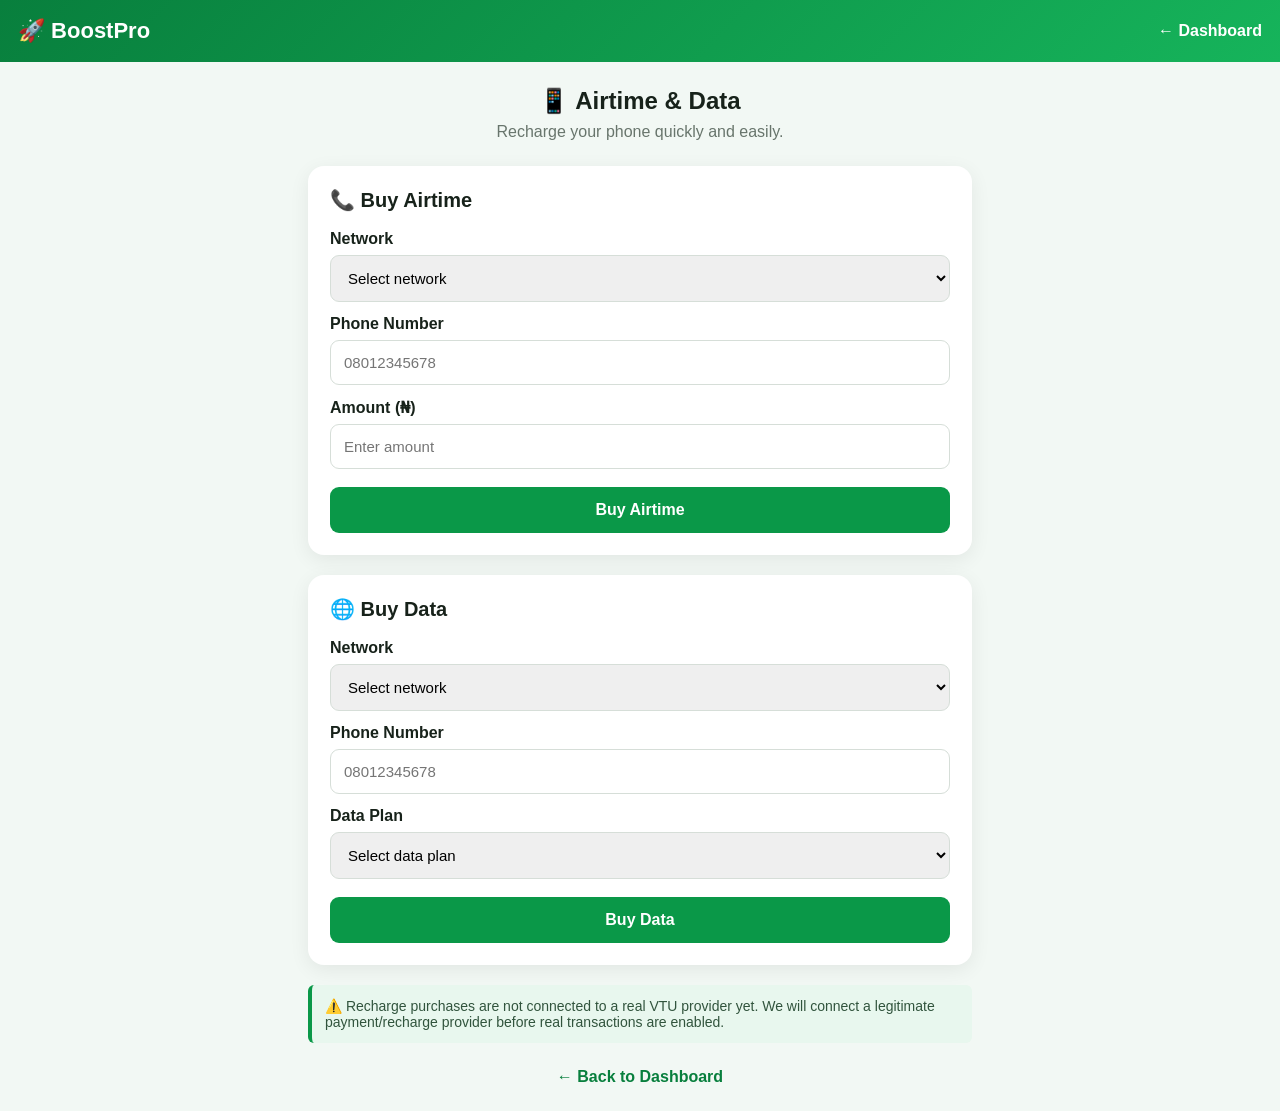
<file: recharge.html>
<!DOCTYPE html>
<html lang="en">
<head>
  <meta charset="UTF-8">
  <meta name="viewport" content="width=device-width, initial-scale=1.0">

  <title>BoostPro | Airtime & Data</title>

  <style>
    * {
      box-sizing: border-box;
      margin: 0;
      padding: 0;
    }

    body {
      font-family: Arial, sans-serif;
      background: #f2f8f4;
      color: #17221a;
    }

    .header {
      background: linear-gradient(135deg, #087f3d, #16b45b);
      color: white;
      padding: 18px;
      display: flex;
      align-items: center;
      justify-content: space-between;
    }

    .header h1 {
      font-size: 22px;
    }

    .back {
      color: white;
      text-decoration: none;
      font-weight: bold;
    }

    .container {
      max-width: 700px;
      margin: auto;
      padding: 25px 18px;
    }

    .intro {
      text-align: center;
      margin-bottom: 25px;
    }

    .intro h2 {
      margin-bottom: 8px;
    }

    .intro p {
      color: #68756c;
    }

    .card {
      background: white;
      padding: 22px;
      border-radius: 16px;
      margin-bottom: 20px;
      box-shadow: 0 5px 20px rgba(0,0,0,0.07);
    }

    .card h3 {
      margin-bottom: 18px;
      font-size: 20px;
    }

    label {
      display: block;
      margin: 13px 0 7px;
      font-weight: bold;
    }

    select,
    input {
      width: 100%;
      padding: 13px;
      border: 1px solid #d6ded8;
      border-radius: 9px;
      font-size: 15px;
      outline: none;
    }

    select:focus,
    input:focus {
      border-color: #0a9848;
    }

    .btn {
      width: 100%;
      border: none;
      padding: 14px;
      margin-top: 18px;
      border-radius: 9px;
      background: #0a9848;
      color: white;
      font-size: 16px;
      font-weight: bold;
      cursor: pointer;
    }

    .btn:hover {
      background: #087f3d;
    }

    .notice {
      background: #e8f7ee;
      border-left: 4px solid #0a9848;
      padding: 13px;
      margin-top: 15px;
      border-radius: 6px;
      color: #31543d;
      font-size: 14px;
    }

    .nav {
      text-align: center;
      margin-top: 25px;
    }

    .nav a {
      color: #087f3d;
      text-decoration: none;
      font-weight: bold;
    }
  </style>
</head>

<body>

  <header class="header">
    <h1>🚀 BoostPro</h1>
    <a href="dashboard.html" class="back">← Dashboard</a>
  </header>

  <main class="container">

    <div class="intro">
      <h2>📱 Airtime & Data</h2>
      <p>Recharge your phone quickly and easily.</p>
    </div>

    <!-- AIRTIME -->

    <div class="card">

      <h3>📞 Buy Airtime</h3>

      <label for="airtimeNetwork">Network</label>

      <select id="airtimeNetwork">
        <option value="">Select network</option>
        <option value="MTN">MTN</option>
        <option value="Airtel">Airtel</option>
        <option value="Glo">Glo</option>
        <option value="9mobile">9mobile</option>
      </select>

      <label for="airtimePhone">Phone Number</label>

      <input
        type="tel"
        id="airtimePhone"
        placeholder="08012345678"
        maxlength="11"
      >

      <label for="airtimeAmount">Amount (₦)</label>

      <input
        type="number"
        id="airtimeAmount"
        placeholder="Enter amount"
        min="50"
      >

      <button class="btn" onclick="buyAirtime()">
        Buy Airtime
      </button>

    </div>

    <!-- DATA -->

    <div class="card">

      <h3>🌐 Buy Data</h3>

      <label for="dataNetwork">Network</label>

      <select id="dataNetwork">

        <option value="">Select network</option>
        <option value="MTN">MTN</option>
        <option value="Airtel">Airtel</option>
        <option value="Glo">Glo</option>
        <option value="9mobile">9mobile</option>

      </select>

      <label for="dataPhone">Phone Number</label>

      <input
        type="tel"
        id="dataPhone"
        placeholder="08012345678"
        maxlength="11"
      >

      <label for="dataPlan">Data Plan</label>

      <select id="dataPlan">

        <option value="">Select data plan</option>
        <option value="500MB">500MB</option>
        <option value="1GB">1GB</option>
        <option value="2GB">2GB</option>
        <option value="3GB">3GB</option>
        <option value="5GB">5GB</option>
        <option value="10GB">10GB</option>

      </select>

      <button class="btn" onclick="buyData()">
        Buy Data
      </button>

    </div>

    <div class="notice">
      ⚠️ Recharge purchases are not connected to a real VTU provider yet.
      We will connect a legitimate payment/recharge provider before real
      transactions are enabled.
    </div>

    <div class="nav">
      <a href="dashboard.html">← Back to Dashboard</a>
    </div>

  </main>

  <script>

    function buyAirtime() {

      const network =
        document.getElementById("airtimeNetwork").value;

      const phone =
        document.getElementById("airtimePhone").value;

      const amount =
        document.getElementById("airtimeAmount").value;

      if (!network || !phone || !amount) {
        alert("Please fill in all airtime details.");
        return;
      }

      if (!/^0[0-9]{10}$/.test(phone)) {
        alert("Please enter a valid 11-digit Nigerian phone number.");
        return;
      }

      alert(
        "Airtime order created for " +
        network +
        " " +
        phone +
        ".\nAmount: ₦" +
        amount +
        "\n\nPayment integration will be added next."
      );
    }


    function buyData() {

      const network =
        document.getElementById("dataNetwork").value;

      const phone =
        document.getElementById("dataPhone").value;

      const plan =
        document.getElementById("dataPlan").value;

      if (!network || !phone || !plan) {
        alert("Please fill in all data details.");
        return;
      }

      if (!/^0[0-9]{10}$/.test(phone)) {
        alert("Please enter a valid 11-digit Nigerian phone number.");
        return;
      }

      alert(
        "Data order created for " +
        network +
        " " +
        phone +
        ".\nPlan: " +
        plan +
        "\n\nPayment integration will be added next."
      );
    }

  </script>

</body>
</html>
</file>
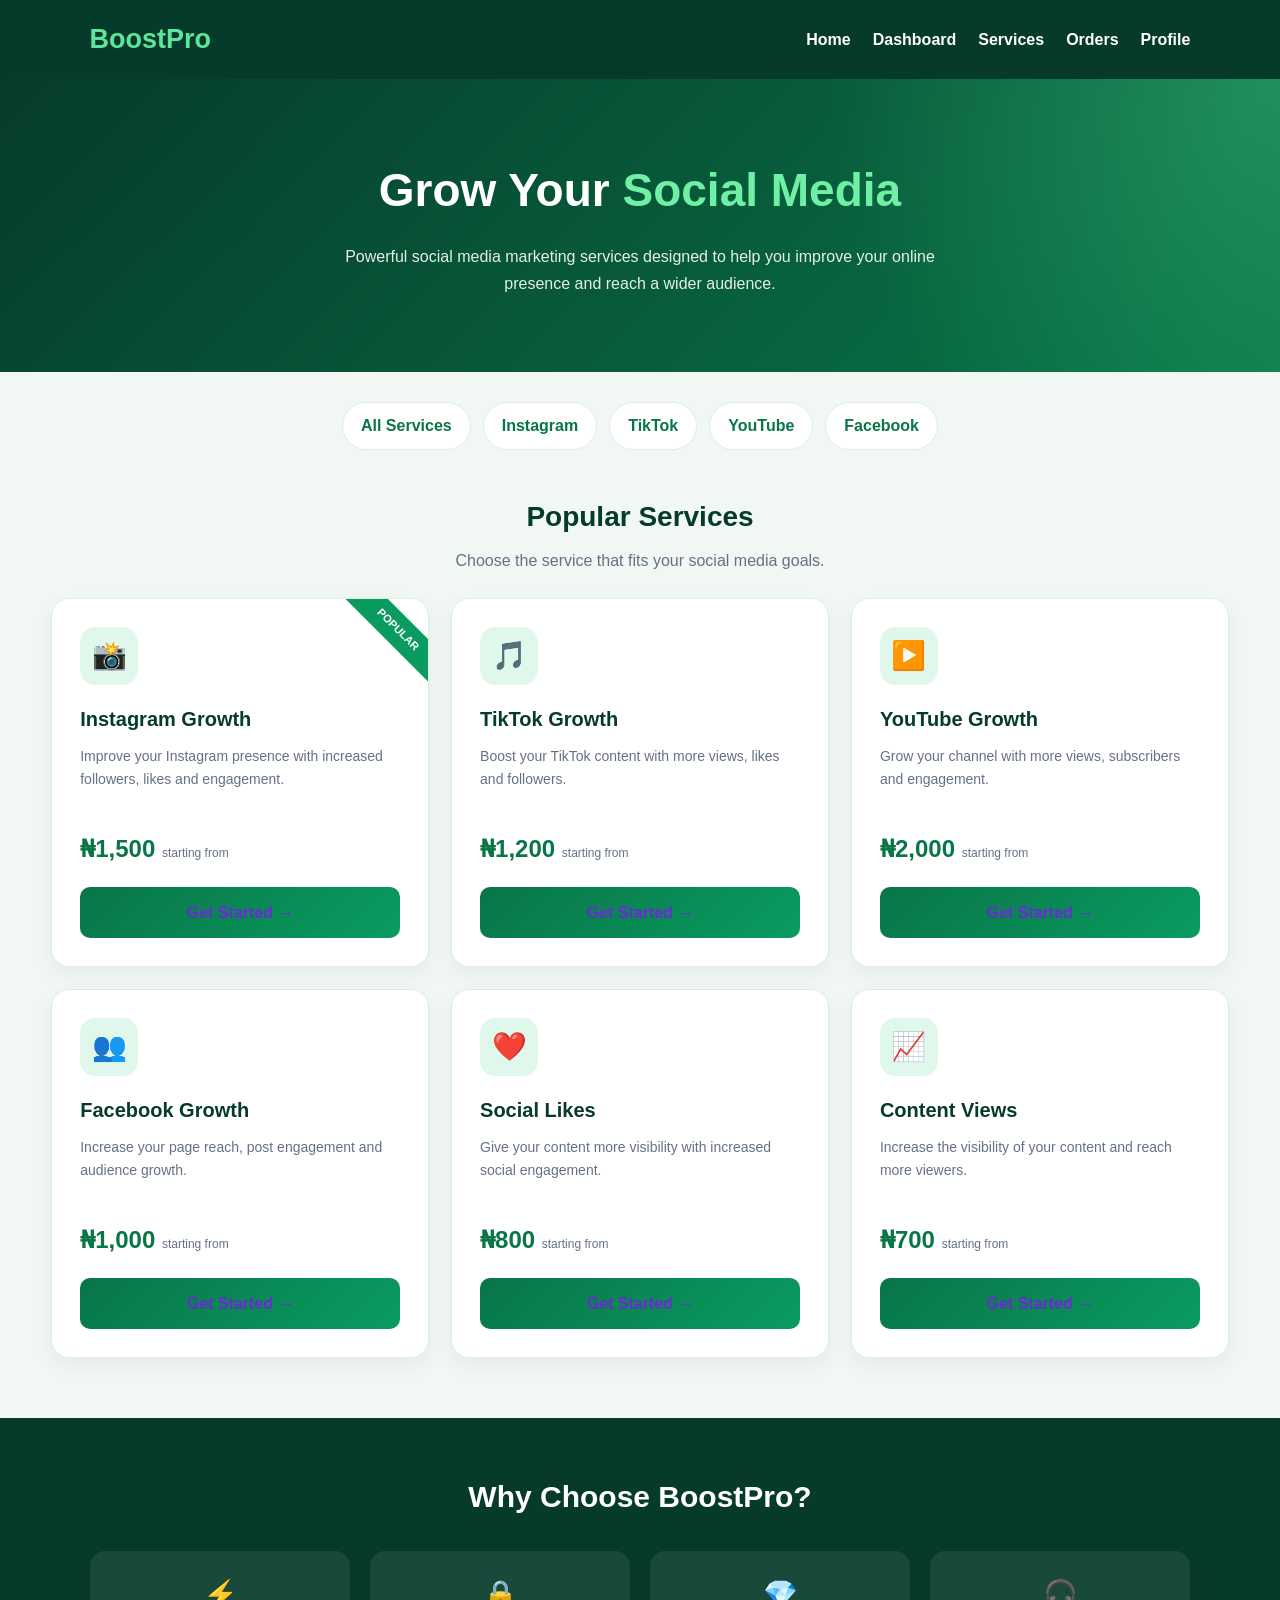
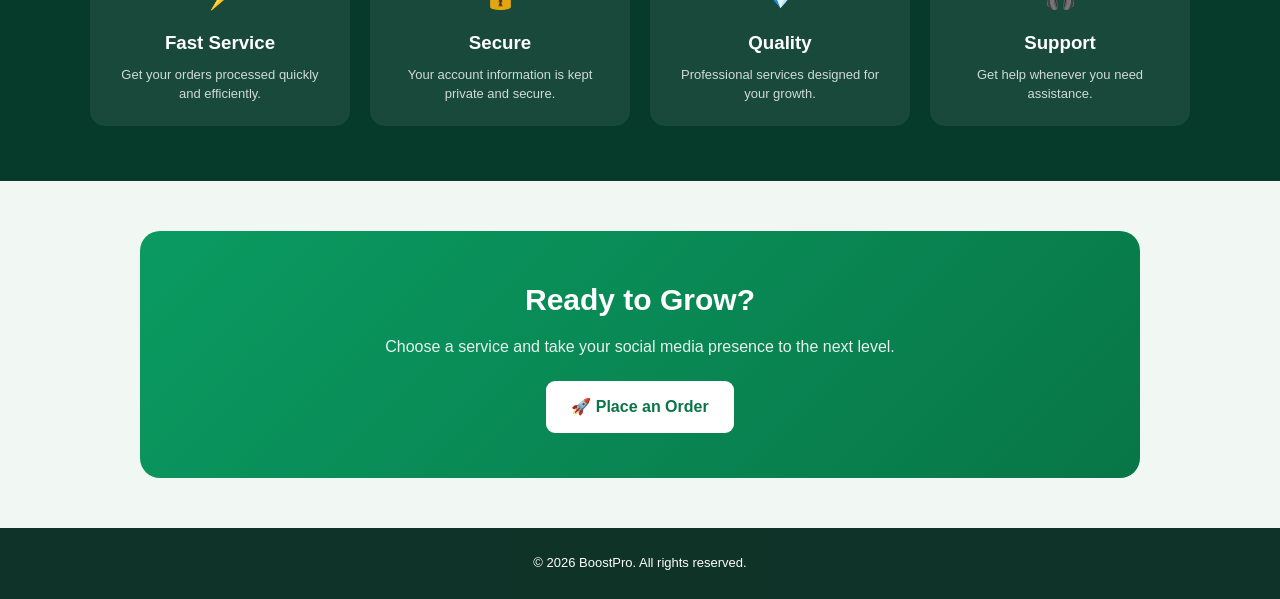
<file: services.html>
<!DOCTYPE html>
<html lang="en">
<head>
  <meta charset="UTF-8">
  <meta name="viewport" content="width=device-width, initial-scale=1.0">

  <title>BoostPro | Services</title>

  <link rel="stylesheet" href="style.css">

  <style>
    * {
      margin: 0;
      padding: 0;
      box-sizing: border-box;
    }

    body {
      font-family: Arial, sans-serif;
      background: #f1f8f4;
      color: #172033;
    }

    /* NAVIGATION */
    .topbar {
      background: #063b2b;
      padding: 18px 7%;
      display: flex;
      justify-content: space-between;
      align-items: center;
    }

    .logo {
      color: #5ee59b;
      font-size: 27px;
      font-weight: 800;
      text-decoration: none;
    }

    .nav-links {
      display: flex;
      gap: 22px;
      align-items: center;
    }

    .nav-links a {
      color: white;
      text-decoration: none;
      font-weight: 600;
    }

    .nav-links a:hover {
      color: #5ee59b;
    }

    /* HERO */
    .services-hero {
      background:
        radial-gradient(circle at top right, rgba(94,229,155,0.3), transparent 35%),
        linear-gradient(135deg, #063b2b, #087647);
      color: white;
      padding: 75px 7%;
      text-align: center;
    }

    .services-hero h1 {
      font-size: 46px;
      margin-bottom: 15px;
    }

    .services-hero h1 span {
      color: #6ff0a5;
    }

    .services-hero p {
      max-width: 650px;
      margin: auto;
      line-height: 1.7;
      opacity: 0.9;
    }

    /* CATEGORY */
    .categories {
      display: flex;
      justify-content: center;
      gap: 12px;
      flex-wrap: wrap;
      margin: 30px auto;
      width: 92%;
      max-width: 1000px;
    }

    .category {
      padding: 10px 18px;
      background: white;
      border: 1px solid #dceee5;
      border-radius: 25px;
      color: #087647;
      font-weight: 700;
      cursor: pointer;
    }

    .category:hover {
      background: #087647;
      color: white;
    }

    /* SERVICES */
    .services-container {
      width: 92%;
      max-width: 1200px;
      margin: 0 auto 60px;
    }

    .section-title {
      text-align: center;
      margin: 45px 0 25px;
    }

    .section-title h2 {
      color: #063b2b;
      font-size: 28px;
      margin-bottom: 8px;
    }

    .section-title p {
      color: #667085;
    }

    .services-grid {
      display: grid;
      grid-template-columns: repeat(3, 1fr);
      gap: 22px;
    }

    .service-card {
      background: white;
      border: 1px solid #dceee5;
      border-radius: 18px;
      padding: 28px;
      position: relative;
      overflow: hidden;
      transition: 0.3s;
      box-shadow: 0 7px 20px rgba(0,0,0,0.05);
    }

    .service-card:hover {
      transform: translateY(-7px);
      border-color: #35c77a;
      box-shadow: 0 15px 30px rgba(10,155,97,0.14);
    }

    .popular {
      position: absolute;
      top: 16px;
      right: -32px;
      background: #0a9b61;
      color: white;
      padding: 6px 35px;
      font-size: 11px;
      font-weight: 800;
      transform: rotate(45deg);
    }

    .service-icon {
      width: 58px;
      height: 58px;
      border-radius: 15px;
      background: #e0f8eb;
      display: flex;
      justify-content: center;
      align-items: center;
      font-size: 28px;
      margin-bottom: 18px;
    }

    .service-card h3 {
      color: #063b2b;
      font-size: 20px;
      margin-bottom: 10px;
    }

    .service-card p {
      color: #667085;
      line-height: 1.6;
      font-size: 14px;
      min-height: 65px;
    }

    .price {
      color: #087647;
      font-size: 24px;
      font-weight: 800;
      margin: 20px 0 5px;
    }

    .price small {
      font-size: 12px;
      color: #667085;
      font-weight: normal;
    }

    .order-btn {
      display: block;
      text-align: center;
      background: linear-gradient(135deg, #087647, #0a9b61);
      color: white;
      padding: 13px;
      border-radius: 10px;
      text-decoration: none;
      font-weight: 700;
      margin-top: 18px;
    }

    .order-btn:hover {
      box-shadow: 0 8px 18px rgba(10,155,97,0.25);
    }

    /* WHY US */
    .why-us {
      background: #063b2b;
      color: white;
      padding: 55px 7%;
      text-align: center;
    }

    .why-us h2 {
      font-size: 30px;
      margin-bottom: 30px;
    }

    .benefits {
      max-width: 1100px;
      margin: auto;
      display: grid;
      grid-template-columns: repeat(4, 1fr);
      gap: 20px;
    }

    .benefit {
      padding: 22px;
      background: rgba(255,255,255,0.07);
      border-radius: 15px;
    }

    .benefit-icon {
      font-size: 28px;
      margin-bottom: 10px;
    }

    .benefit h3 {
      margin-bottom: 7px;
    }

    .benefit p {
      font-size: 13px;
      opacity: 0.8;
      line-height: 1.5;
    }

    /* CTA */
    .cta {
      width: 92%;
      max-width: 1000px;
      margin: 50px auto;
      background: linear-gradient(135deg, #0a9b61, #087647);
      color: white;
      text-align: center;
      padding: 45px 25px;
      border-radius: 20px;
    }

    .cta h2 {
      font-size: 30px;
      margin-bottom: 10px;
    }

    .cta p {
      opacity: 0.9;
      margin-bottom: 22px;
    }

    .cta-btn {
      display: inline-block;
      background: white;
      color: #087647;
      padding: 13px 25px;
      border-radius: 9px;
      text-decoration: none;
      font-weight: 800;
    }

    /* FOOTER */
    footer {
      background: #04291e;
      color: white;
      text-align: center;
      padding: 25px;
      font-size: 13px;
      opacity: 0.95;
    }

    /* MOBILE */
    @media (max-width: 900px) {

      .services-grid {
        grid-template-columns: repeat(2, 1fr);
      }

      .benefits {
        grid-template-columns: repeat(2, 1fr);
      }
    }

    @media (max-width: 600px) {

      .topbar {
        flex-direction: column;
        gap: 15px;
      }

      .nav-links {
        gap: 12px;
        flex-wrap: wrap;
        justify-content: center;
        font-size: 13px;
      }

      .services-hero {
        padding: 55px 20px;
      }

      .services-hero h1 {
        font-size: 34px;
      }

      .services-grid,
      .benefits {
        grid-template-columns: 1fr;
      }

      .services-container {
        width: 94%;
      }
    }
  </style>
</head>

<body>

  <!-- NAVIGATION -->
  <header class="topbar">

    <a href="index.html" class="logo">
      BoostPro
    </a>

    <nav class="nav-links">
      <a href="index.html">Home</a>
      <a href="dashboard.html">Dashboard</a>
      <a href="services.html">Services</a>
      <a href="orders.html">Orders</a>
      <a href="profile.html">Profile</a>
    </nav>

  </header>


  <!-- HERO -->
  <section class="services-hero">

    <h1>
      Grow Your <span>Social Media</span>
    </h1>

    <p>
      Powerful social media marketing services designed to help you
      improve your online presence and reach a wider audience.
    </p>

  </section>


  <!-- CATEGORIES -->
  <div class="categories">

    <div class="category">All Services</div>
    <div class="category">Instagram</div>
    <div class="category">TikTok</div>
    <div class="category">YouTube</div>
    <div class="category">Facebook</div>

  </div>


  <main class="services-container">

    <div class="section-title">

      <h2>Popular Services</h2>

      <p>
        Choose the service that fits your social media goals.
      </p>

    </div>


    <div class="services-grid">


      <!-- INSTAGRAM -->
      <div class="service-card">

        <div class="popular">
          POPULAR
        </div>

        <div class="service-icon">
          📸
        </div>

        <h3>Instagram Growth</h3>

        <p>
          Improve your Instagram presence with increased followers,
          likes and engagement.
        </p>

        <div class="price">
          ₦1,500
          <small>starting from</small>
        </div>

        <a href="order.html" class="order-btn">
          Get Started →
        </a>

      </div>


      <!-- TIKTOK -->
      <div class="service-card">

        <div class="service-icon">
          🎵
        </div>

        <h3>TikTok Growth</h3>

        <p>
          Boost your TikTok content with more views, likes and followers.
        </p>

        <div class="price">
          ₦1,200
          <small>starting from</small>
        </div>

        <a href="order.html" class="order-btn">
          Get Started →
        </a>

      </div>


      <!-- YOUTUBE -->
      <div class="service-card">

        <div class="service-icon">
          ▶️
        </div>

        <h3>YouTube Growth</h3>

        <p>
          Grow your channel with more views, subscribers and engagement.
        </p>

        <div class="price">
          ₦2,000
          <small>starting from</small>
        </div>

        <a href="order.html" class="order-btn">
          Get Started →
        </a>

      </div>


      <!-- FACEBOOK -->
      <div class="service-card">

        <div class="service-icon">
          👥
        </div>

        <h3>Facebook Growth</h3>

        <p>
          Increase your page reach, post engagement and audience growth.
        </p>

        <div class="price">
          ₦1,000
          <small>starting from</small>
        </div>

        <a href="order.html" class="order-btn">
          Get Started →
        </a>

      </div>


      <!-- LIKES -->
      <div class="service-card">

        <div class="service-icon">
          ❤️
        </div>

        <h3>Social Likes</h3>

        <p>
          Give your content more visibility with increased social engagement.
        </p>

        <div class="price">
          ₦800
          <small>starting from</small>
        </div>

        <a href="order.html" class="order-btn">
          Get Started →
        </a>

      </div>


      <!-- VIEWS -->
      <div class="service-card">

        <div class="service-icon">
          📈
        </div>

        <h3>Content Views</h3>

        <p>
          Increase the visibility of your content and reach more viewers.
        </p>

        <div class="price">
          ₦700
          <small>starting from</small>
        </div>

        <a href="order.html" class="order-btn">
          Get Started →
        </a>

      </div>

    </div>

  </main>


  <!-- WHY BOOSTPRO -->
  <section class="why-us">

    <h2>Why Choose BoostPro?</h2>

    <div class="benefits">

      <div class="benefit">

        <div class="benefit-icon">⚡</div>

        <h3>Fast Service</h3>

        <p>
          Get your orders processed quickly and efficiently.
        </p>

      </div>


      <div class="benefit">

        <div class="benefit-icon">🔒</div>

        <h3>Secure</h3>

        <p>
          Your account information is kept private and secure.
        </p>

      </div>


      <div class="benefit">

        <div class="benefit-icon">💎</div>

        <h3>Quality</h3>

        <p>
          Professional services designed for your growth.
        </p>

      </div>


      <div class="benefit">

        <div class="benefit-icon">🎧</div>

        <h3>Support</h3>

        <p>
          Get help whenever you need assistance.
        </p>

      </div>

    </div>

  </section>


  <!-- CTA -->
  <section class="cta">

    <h2>Ready to Grow?</h2>

    <p>
      Choose a service and take your social media presence to the next level.
    </p>

    <a href="order.html" class="cta-btn">
      🚀 Place an Order
    </a>

  </section>


  <footer>

    <p>
      © 2026 BoostPro. All rights reserved.
    </p>

  </footer>

</body>
</html>
</file>
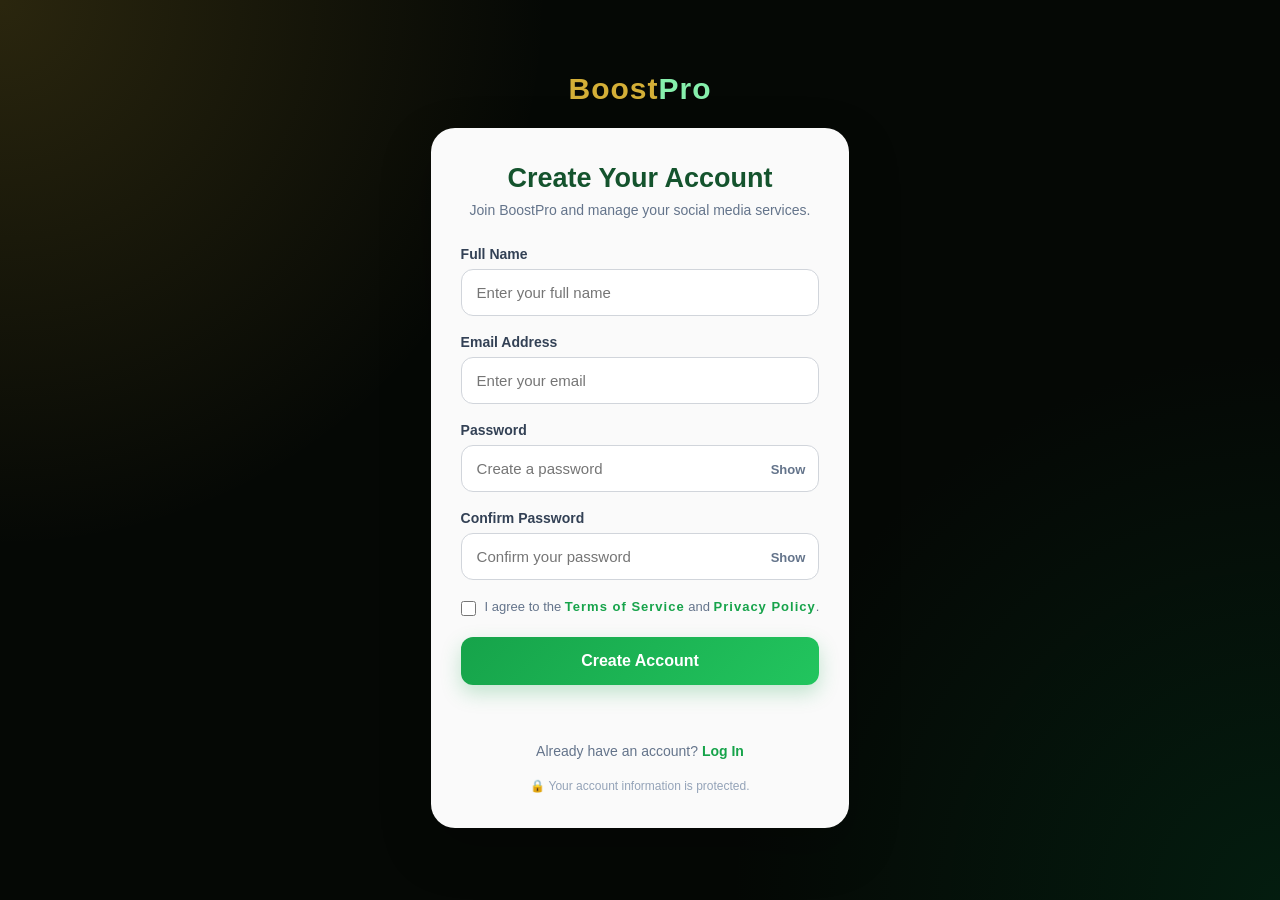
<file: signup.html>
<!DOCTYPE html>
<html lang="en">
<head>
  <meta charset="UTF-8">
  <meta name="viewport" content="width=device-width, initial-scale=1.0">

  <title>BoostPro | Sign Up</title>

  <style>
    * {
      margin: 0;
      padding: 0;
      box-sizing: border-box;
    }

    body {
      font-family: Arial, Helvetica, sans-serif;
      min-height: 100vh;

      display: flex;
      align-items: center;
      justify-content: center;

      padding: 20px;

      background:
        radial-gradient(
          circle at top left,
          rgba(212, 175, 55, 0.18),
          transparent 35%
        ),
        radial-gradient(
          circle at bottom right,
          rgba(0, 90, 45, 0.25),
          transparent 35%
        ),
        #050805;

      color: #ffffff;
    }

    /* ================= CONTAINER ================= */

    .auth-container {
      width: 100%;
      max-width: 430px;
    }

    /* ================= LOGO ================= */

    .logo {
      text-align: center;
      margin-bottom: 22px;

      font-size: 30px;
      font-weight: 800;
      letter-spacing: 1px;

      color: #d4af37;
    }

    .logo span {
      color: #ffffff;
    }

    /* ================= CARD ================= */

    .auth-card {
      width: 100%;

      background:
        linear-gradient(
          145deg,
          rgba(16, 24, 16, 0.98),
          rgba(6, 10, 6, 0.98)
        );

      border: 1px solid rgba(212, 175, 55, 0.25);

      border-radius: 20px;

      padding: 32px;

      box-shadow:
        0 25px 70px rgba(0, 0, 0, 0.55);

      position: relative;
      overflow: hidden;
    }

    .auth-card::before {
      content: "";

      position: absolute;

      top: 0;
      left: 0;
      right: 0;

      height: 3px;

      background: linear-gradient(
        90deg,
        #14552f,
        #d4af37,
        #14552f
      );
    }

    /* ================= HEADING ================= */

    .heading {
      text-align: center;
      margin-bottom: 28px;
    }

    .heading h1 {
      font-size: 28px;
      margin-bottom: 8px;
    }

    .heading p {
      color: #8f968f;
      font-size: 14px;
      line-height: 1.5;
    }

    /* ================= FORM ================= */

    .form-group {
      margin-bottom: 17px;
    }

    .form-group label {
      display: block;

      margin-bottom: 7px;

      color: #dddddd;

      font-size: 13px;
      font-weight: 600;
    }

    .input-wrapper {
      position: relative;
    }

    .input-icon {
      position: absolute;

      left: 14px;
      top: 50%;

      transform: translateY(-50%);

      color: #d4af37;

      font-size: 15px;

      pointer-events: none;
    }

    .input-wrapper input {
      width: 100%;

      padding: 13px 14px 13px 42px;

      background: #080d08;

      border: 1px solid #263326;

      border-radius: 9px;

      color: #ffffff;

      font-size: 14px;

      outline: none;

      transition: 0.25s;
    }

    .input-wrapper input::placeholder {
      color: #606760;
    }

    .input-wrapper input:focus {
      border-color: #d4af37;

      box-shadow:
        0 0 0 3px rgba(212, 175, 55, 0.07);
    }

    /* ================= TERMS ================= */

    .terms {
      display: flex;

      align-items: flex-start;

      gap: 9px;

      margin: 18px 0;

      color: #858b85;

      font-size: 12px;

      line-height: 1.5;
    }

    .terms input {
      width: 15px;
      height: 15px;

      margin-top: 2px;

      accent-color: #d4af37;

      flex-shrink: 0;
    }

    .terms a {
      color: #d4af37;      font-weight: 800;
      margin-bottom: 20px;
      letter-spacing: 1px;
    }

    .logo span {
      color: #86efac;
    }

    .card {
      background: rgba(255, 255, 255, 0.98);
      border-radius: 24px;
      padding: 35px 30px;
      box-shadow: 0 20px 50px rgba(0, 0, 0, 0.25);
    }

    .card h1 {
      text-align: center;
      color: #14532d;
      font-size: 27px;
      margin-bottom: 8px;
    }

    .subtitle {
      text-align: center;
      color: #64748b;
      font-size: 14px;
      margin-bottom: 28px;
    }

    .input-group {
      margin-bottom: 18px;
    }

    .input-group label {
      display: block;
      color: #334155;
      font-size: 14px;
      font-weight: 600;
      margin-bottom: 7px;
    }

    .input-box {
      position: relative;
    }

    .input-box input {
      width: 100%;
      padding: 14px 45px 14px 15px;
      border: 1px solid #d1d5db;
      border-radius: 12px;
      outline: none;
      font-size: 15px;
      transition: 0.2s;
    }

    .input-box input:focus {
      border-color: #22c55e;
      box-shadow: 0 0 0 3px rgba(34, 197, 94, 0.12);
    }

    .toggle-password {
      position: absolute;
      right: 14px;
      top: 50%;
      transform: translateY(-50%);
      border: none;
      background: none;
      cursor: pointer;
      color: #64748b;
      font-size: 13px;
      font-weight: 600;
    }

    .terms {
      display: flex;
      align-items: flex-start;
      gap: 9px;
      margin: 5px 0 20px;
      font-size: 13px;
      color: #64748b;
      line-height: 1.4;
    }

    .terms input {
      margin-top: 3px;
      accent-color: #16a34a;
    }

    .terms a {
      color: #16a34a;
      text-decoration: none;
      font-weight: 600;
    }

    .signup-btn {
      width: 100%;
      border: none;
      padding: 15px;
      border-radius: 12px;
      background: linear-gradient(135deg, #16a34a, #22c55e);
      color: white;
      font-size: 16px;
      font-weight: 700;
      cursor: pointer;
      transition: 0.2s;
      box-shadow: 0 8px 20px rgba(22, 163, 74, 0.25);
    }

    .signup-btn:hover {
      transform: translateY(-1px);
    }

    .signup-btn:active {
      transform: scale(0.98);
    }

    .message {
      text-align: center;
      margin-top: 15px;
      font-size: 14px;
      font-weight: 600;
      min-height: 20px;
    }

    .login-text {
      text-align: center;
      margin-top: 23px;
      color: #64748b;
      font-size: 14px;
    }

    .login-text a {
      color: #16a34a;
      font-weight: 700;
      text-decoration: none;
    }

    .security {
      text-align: center;
      margin-top: 20px;
      color: #94a3b8;
      font-size: 12px;
    }

    @media (max-width: 480px) {
      .card {
        padding: 28px 20px;
      }

      .logo {
        font-size: 28px;
      }

      .card h1 {
        font-size: 24px;
      }
    }
  </style>
</head>

<body>

  <div class="container">

    <div class="logo">
      Boost<span>Pro</span>
    </div>

    <div class="card">

      <h1>Create Your Account</h1>

      <p class="subtitle">
        Join BoostPro and manage your social media services.
      </p>

      <form id="signupForm">

        <div class="input-group">
          <label for="name">Full Name</label>

          <div class="input-box">
            <input
              type="text"
              id="name"
              name="name"
              placeholder="Enter your full name"
              required
            >
          </div>
        </div>

        <div class="input-group">
          <label for="email">Email Address</label>

          <div class="input-box">
            <input
              type="email"
              id="email"
              name="email"
              placeholder="Enter your email"
              required
            >
          </div>
        </div>

        <div class="input-group">
          <label for="password">Password</label>

          <div class="input-box">
            <input
              type="password"
              id="password"
              name="password"
              placeholder="Create a password"
              minlength="6"
              required
            >

            <button
              type="button"
              class="toggle-password"
              onclick="togglePassword('password', this)"
            >
              Show
            </button>
          </div>
        </div>

        <div class="input-group">
          <label for="confirmPassword">Confirm Password</label>

          <div class="input-box">
            <input
              type="password"
              id="confirmPassword"
              name="confirmPassword"
              placeholder="Confirm your password"
              minlength="6"
              required
            >

            <button
              type="button"
              class="toggle-password"
              onclick="togglePassword('confirmPassword', this)"
            >
              Show
            </button>
          </div>
        </div>

        <div class="terms">
          <input type="checkbox" id="terms" required>

          <label for="terms">
            I agree to the
            <a href="#">Terms of Service</a>
            and
            <a href="#">Privacy Policy</a>.
          </label>
        </div>

        <button type="submit" class="signup-btn">
          Create Account
        </button>

        <div id="message" class="message"></div>

      </form>

      <div class="login-text">
        Already have an account?
        <a href="login.html">Log In</a>
      </div>

      <div class="security">
        🔒 Your account information is protected.
      </div>

    </div>

  </div>

  <script>

    function togglePassword(inputId, button) {

      const input = document.getElementById(inputId);

      if (input.type === "password") {
        input.type = "text";
        button.textContent = "Hide";
      } else {
        input.type = "password";
        button.textContent = "Show";
      }
    }


    document
      .getElementById("signupForm")
      .addEventListener("submit", function(event) {

        event.preventDefault();

        const name =
          document.getElementById("name").value.trim();

        const email =
          document.getElementById("email").value.trim();

        const password =
          document.getElementById("password").value;

        const confirmPassword =
          document.getElementById("confirmPassword").value;

        const message =
          document.getElementById("message");


        if (password !== confirmPassword) {

          message.style.color = "#dc2626";

          message.textContent =
            "Passwords do not match.";

          return;
        }


        if (password.length < 6) {

          message.style.color = "#dc2626";

          message.textContent =
            "Password must be at least 6 characters.";

          return;
        }


        /*
          This section works with the simple
          localStorage account system.

          If your existing script.js already handles
          signup, we can connect this form to it next.
        */

        const users =
          JSON.parse(localStorage.getItem("boostpro_users")) || [];


        const existingUser =
          users.find(user => user.email === email);


        if (existingUser) {

          message.style.color = "#dc2626";

          message.textContent =
            "An account with this email already exists.";

          return;
        }


        users.push({
          name: name,
          email: email,
          password: password
        });


        localStorage.setItem(
          "boostpro_users",
          JSON.stringify(users)
        );


        localStorage.setItem(
          "boostpro_current_user",
          JSON.stringify({
            name: name,
            email: email
          })
        );


        message.style.color = "#16a34a";

        message.textContent =
          "Account created successfully!";


        setTimeout(function() {

          window.location.href = "dashboard.html";

        }, 1000);

      });

  </script>

</body>
          </html>
</file>
<file: style.css>
* {
  margin: 0;
  padding: 0;
  box-sizing: border-box;
}

body {
  font-family: Arial, sans-serif;
  background: #f5f7ff;
  color: #172033;
  line-height: 1.6;
}

/* Navigation */
.navbar {
  background: #111827;
  padding: 18px 7%;
  display: flex;
  align-items: center;
  justify-content: space-between;
}

.navbar a {
  color: white;
  text-decoration: none;
  margin-left: 20px;
  font-weight: 600;
}

.logo {
  color: #8b5cf6;
  font-size: 26px;
  font-weight: bold;
}

/* Hero */
.hero {
  padding: 80px 7%;
  background: linear-gradient(135deg, #111827, #312e81);
  color: white;
}

.hero h1 {
  font-size: 52px;
  max-width: 700px;
  line-height: 1.1;
  margin: 20px 0;
}

.hero p {
  max-width: 600px;
  font-size: 18px;
  color: #dbeafe;
  margin-bottom: 30px;
}

/* Buttons */
.btn {
  display: inline-block;
  padding: 13px 25px;
  border-radius: 10px;
  text-decoration: none;
  font-weight: bold;
  margin-right: 10px;
}

.btn-primary {
  background: linear-gradient(90deg, #7c3aed, #2563eb);
  color: white;
}

.btn-secondary {
  border: 1px solid #a5b4fc;
  color: white;
}

/* Services */
.services {
  padding: 70px 7%;
  text-align: center;
}

.services h2 {
  font-size: 38px;
  margin-bottom: 10px;
}

.service-container {
  display: grid;
  grid-template-columns: repeat(3, 1fr);
  gap: 25px;
  margin-top: 40px;
}

.service-card {
  background: white;
  padding: 30px;
  border-radius: 18px;
  box-shadow: 0 10px 30px rgba(0,0,0,0.08);
  text-align: left;
  transition: 0.3s;
}

.service-card:hover {
  transform: translateY(-8px);
}

.service-icon {
  font-size: 40px;
  margin-bottom: 15px;
}

.service-card h3 {
  font-size: 23px;
  margin-bottom: 10px;
}

.service-card p {
  color: #64748b;
  margin-bottom: 20px;
}

.service-card a {
  color: #6d28d9;
  font-weight: bold;
  text-decoration: none;
}

/* Mobile */
@media (max-width: 768px) {
  .navbar {
    flex-direction: column;
    gap: 15px;
  }

  .navbar a {
    margin: 0 8px;
  }

  .hero {
    padding: 60px 6%;
  }

  .hero h1 {
    font-size: 38px;
  }

  .service-container {
    grid-template-columns: 1fr;
  }
}
</file>
